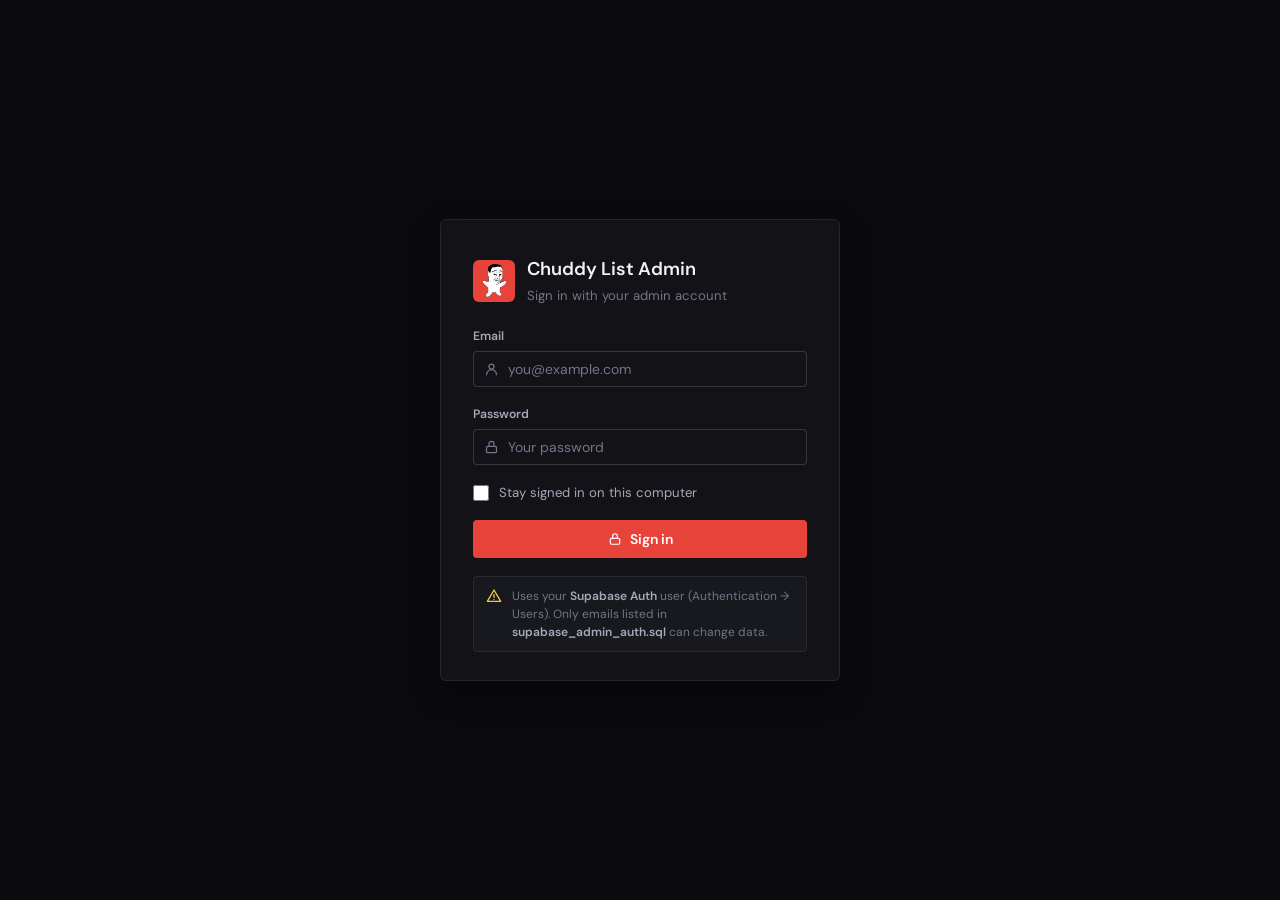
<file: admin.html>
<!doctype html>
<html lang="en">
    <head>
        <meta charset="UTF-8" />
        <meta name="viewport" content="width=device-width, initial-scale=1.0" />
        <meta name="robots" content="noindex, nofollow" />
        <title>Chuddy List — Admin</title>
        <meta name="theme-color" content="#0a0a0d" />
        <link rel="icon" type="image/png" href="assets/list_icon.png" />
        <link rel="preconnect" href="https://fonts.googleapis.com" />
        <link
            href="https://fonts.googleapis.com/css2?family=Bebas+Neue&family=DM+Sans:opsz,wght@9..40,400;9..40,600&family=DM+Mono&display=swap"
            rel="stylesheet"
        />

        <!-- ?v= makes browsers fetch fresh files after an update — change it whenever CSS/JS changes -->
        <link rel="stylesheet" href="css/shared/base.css?v=20261119d" />
        <!-- Same buttons, cards, stat cards and badges as the public site -->
        <link rel="stylesheet" href="css/site/components.css?v=20261119d" />
        <link rel="stylesheet" href="css/site/changelog.css?v=20261119d" />
        <link rel="stylesheet" href="css/admin/layout.css?v=20261119d" />
        <link rel="stylesheet" href="css/admin/components.css?v=20261119d" />
    </head>
    <body>
        <!-- TOAST -->
        <div id="toast" role="status" aria-live="polite"></div>

        <!-- ════════════════════════════════════════════════════
             LOGIN SCREEN
        ═════════════════════════════════════════════════════ -->
        <div id="loginScreen" hidden>
            <form class="card login-box" onsubmit="doLogin(); return false;">
                <div class="login-head">
                    <div class="logo-mark"><img src="assets/list_icon.png" alt="" /></div>
                    <div>
                        <div class="login-title">Chuddy List Admin</div>
                        <div class="login-sub">Sign in with your admin account</div>
                    </div>
                </div>

                <div class="field">
                    <label class="field-label" for="inputEmail">Email</label>
                    <div class="input-wrap">
                        <span data-icon="user"></span>
                        <input class="text-input" id="inputEmail" type="email" placeholder="you@example.com" autocomplete="username" />
                    </div>
                </div>
                <div class="field">
                    <label class="field-label" for="inputPass">Password</label>
                    <div class="input-wrap">
                        <span data-icon="lock"></span>
                        <input class="text-input" id="inputPass" type="password" placeholder="Your password" autocomplete="current-password" />
                    </div>
                </div>
                <label class="checkbox-row">
                    <input type="checkbox" id="inputRemember" />
                    Stay signed in on this computer
                </label>

                <button class="btn btn-primary" id="loginBtn" type="submit"><span data-icon="lock"></span>Sign in</button>
                <div class="login-note">
                    <span data-icon="alert"></span>
                    <span>Uses your <strong>Supabase Auth</strong> user (Authentication → Users). Only emails listed in <strong>supabase_admin_auth.sql</strong> can change data.</span>
                </div>
            </form>
        </div>

        <!-- ════════════════════════════════════════════════════
             ADMIN SCREEN
        ═════════════════════════════════════════════════════ -->
        <div id="adminScreen" hidden>
            <!-- HEADER -->
            <div class="admin-header">
                <div class="admin-logo">
                    <div class="logo-mark"><img src="assets/list_icon.png" alt="" /></div>
                    <span class="logo-wordmark">CHUDDY <em>LIST</em></span>
                    <span class="admin-badge">Admin</span>
                </div>
                <div class="header-right">
                    <div class="conn-pill" title="Connected project">
                        <div class="connection-dot" id="connDot"></div>
                        <span id="connLabel">Disconnected</span>
                    </div>
                    <button class="icon-btn" onclick="loadAll(true)" title="Reload all data" aria-label="Reload all data"><span data-icon="refresh"></span></button>
                    <a class="icon-btn" href="index.html" target="_blank" rel="noopener" title="Open the public site">
                        <span data-icon="external"></span><span class="header-label">View site</span>
                    </a>
                    <button class="icon-btn" onclick="doLogout()" title="Sign out"><span data-icon="log-out"></span><span class="header-label">Sign out</span></button>
                </div>
            </div>

            <div class="admin-body">
                <!-- SIDEBAR -->
                <nav class="admin-nav">
                    <div class="nav-section-label">Overview</div>
                    <button class="admin-nav-btn active" data-panel="dashboard" onclick="showPanel('dashboard')">
                        <span data-icon="grid"></span> Dashboard
                    </button>

                    <div class="nav-section-label">Content</div>
                    <button class="admin-nav-btn" data-panel="demons" onclick="showPanel('demons')">
                        <span data-icon="skull"></span> Demons <span class="nav-count" id="navCountDemons"></span>
                    </button>
                    <button class="admin-nav-btn" data-panel="records" onclick="showPanel('records')">
                        <span data-icon="trophy"></span> Records <span class="nav-count" id="navCountRecords"></span>
                    </button>
                    <button class="admin-nav-btn" data-panel="players" onclick="showPanel('players')">
                        <span data-icon="users"></span> Players <span class="nav-count" id="navCountPlayers"></span>
                    </button>
                    <button class="admin-nav-btn" data-panel="changelog" onclick="showPanel('changelog')">
                        <span data-icon="history"></span> Changelog <span class="nav-count" id="navCountChangelog"></span>
                    </button>
                </nav>

                <!-- MAIN -->
                <main class="admin-main">
                    <!-- ── DASHBOARD ── -->
                    <section class="panel active" id="panel-dashboard">
                        <div class="page-head">
                            <div>
                                <h1 class="page-heading">Dashboard</h1>
                                <p class="page-sub">What's on the list right now</p>
                            </div>
                        </div>
                        <dl class="stats" id="dashStats"></dl>
                        <div class="dash-grid">
                            <div class="card table-card">
                                <div class="card-head">
                                    <div class="section-label"><span data-icon="zap"></span> Recent records</div>
                                    <button class="btn btn-ghost btn-sm" onclick="showPanel('records')">View all</button>
                                </div>
                                <table class="data-table">
                                    <tbody id="recentRecords">
                                        <tr><td class="empty-table">Loading…</td></tr>
                                    </tbody>
                                </table>
                            </div>
                            <div class="card table-card">
                                <div class="card-head">
                                    <div class="section-label"><span data-icon="skull"></span> Unbeaten levels</div>
                                </div>
                                <table class="data-table">
                                    <tbody id="unbeatenLevels">
                                        <tr><td class="empty-table">Loading…</td></tr>
                                    </tbody>
                                </table>
                            </div>
                        </div>
                    </section>

                    <!-- ── DEMONS ── -->
                    <section class="panel" id="panel-demons">
                        <div class="page-head">
                            <div>
                                <h1 class="page-heading">Demons</h1>
                                <p class="page-sub">Use the arrows to move a level one spot — other levels shift automatically</p>
                            </div>
                            <div class="panel-actions">
                                <div class="input-wrap">
                                    <span data-icon="search"></span>
                                    <input class="text-input" id="demonSearch" type="search" placeholder="Search demons" oninput="renderDemons()" />
                                </div>
                                <button class="btn btn-primary" onclick="openDemonModal()"><span data-icon="plus"></span>Add demon</button>
                            </div>
                        </div>
                        <div class="card table-card">
                            <table class="data-table">
                                <thead>
                                    <tr>
                                        <th style="width: 60px">Rank</th>
                                        <th>Level</th>
                                        <th>Video</th>
                                        <th class="num">Records</th>
                                        <th class="num">Actions</th>
                                    </tr>
                                </thead>
                                <tbody id="demonTableBody">
                                    <tr><td colspan="5" class="empty-table">Loading…</td></tr>
                                </tbody>
                            </table>
                        </div>
                    </section>

                    <!-- ── RECORDS ── -->
                    <section class="panel" id="panel-records">
                        <div class="page-head">
                            <div>
                                <h1 class="page-heading">Records</h1>
                                <p class="page-sub">Click a column header to sort</p>
                            </div>
                            <div class="panel-actions">
                                <button class="btn btn-primary" onclick="openRecordModal()"><span data-icon="plus"></span>Add record</button>
                            </div>
                        </div>

                        <div class="card" style="margin-bottom: 1rem">
                            <div class="filter-row">
                                <select class="text-input" id="filterDemon" onchange="renderRecords()" aria-label="Filter by demon">
                                    <option value="">All demons</option>
                                </select>
                                <select class="text-input" id="filterPlayer" onchange="renderRecords()" aria-label="Filter by player">
                                    <option value="">All players</option>
                                </select>
                                <select class="text-input" id="filterStatus" onchange="renderRecords()" aria-label="Filter by status">
                                    <option value="">All records</option>
                                    <option value="full">Completions (100%)</option>
                                    <option value="partial">Progress (under 100%)</option>
                                </select>
                            </div>
                        </div>

                        <div class="card table-card">
                            <table class="data-table">
                                <thead>
                                    <tr>
                                        <th class="sortable" onclick="sortRecords('player')">Player<span class="sort-arrow" id="sort-player"></span></th>
                                        <th class="sortable" onclick="sortRecords('rank')">Level<span class="sort-arrow" id="sort-rank"></span></th>
                                        <th class="sortable" onclick="sortRecords('pct')">Progress<span class="sort-arrow" id="sort-pct"></span></th>
                                        <th class="sortable num" onclick="sortRecords('attempts')">Attempts<span class="sort-arrow" id="sort-attempts"></span></th>
                                        <th class="sortable" onclick="sortRecords('date')">Date<span class="sort-arrow" id="sort-date"></span></th>
                                        <th class="num">Actions</th>
                                    </tr>
                                </thead>
                                <tbody id="recordTableBody">
                                    <tr><td colspan="6" class="empty-table">Loading…</td></tr>
                                </tbody>
                            </table>
                        </div>
                    </section>

                    <!-- ── PLAYERS ── -->
                    <section class="panel" id="panel-players">
                        <div class="page-head">
                            <div>
                                <h1 class="page-heading">Players</h1>
                                <p class="page-sub">Deleting a player also removes their records</p>
                            </div>
                            <div class="panel-actions">
                                <div class="input-wrap">
                                    <span data-icon="search"></span>
                                    <input class="text-input" id="playerSearch" type="search" placeholder="Search players" oninput="renderPlayers()" />
                                </div>
                                <button class="btn btn-primary" onclick="openPlayerModal()"><span data-icon="plus"></span>Add player</button>
                            </div>
                        </div>
                        <div class="card table-card">
                            <table class="data-table">
                                <thead>
                                    <tr>
                                        <th>Player</th>
                                        <th class="num">Records</th>
                                        <th class="num">Completions</th>
                                        <th class="num">Actions</th>
                                    </tr>
                                </thead>
                                <tbody id="playerTableBody">
                                    <tr><td colspan="4" class="empty-table">Loading…</td></tr>
                                </tbody>
                            </table>
                        </div>
                    </section>

                    <!-- ── CHANGELOG ── -->
                    <section class="panel" id="panel-changelog">
                        <!-- list of entries -->
                        <div id="clListView">
                            <div class="page-head">
                                <div>
                                    <h1>Changelog</h1>
                                    <p class="page-sub">Entries show on the site's Changelog tab, newest first</p>
                                </div>
                                <button class="btn btn-primary" onclick="openChangelogEditor()"><span data-icon="plus"></span>New entry</button>
                            </div>
                            <div class="card table-card">
                                <table class="data-table">
                                    <thead>
                                        <tr>
                                            <th style="width: 130px">Date</th>
                                            <th>Title</th>
                                            <th>Tag</th>
                                            <th class="num">Actions</th>
                                        </tr>
                                    </thead>
                                    <tbody id="changelogTableBody">
                                        <tr><td colspan="4" class="empty-table">Loading…</td></tr>
                                    </tbody>
                                </table>
                            </div>
                        </div>

                        <!-- editor -->
                        <form id="clEditorView" hidden onsubmit="saveChangelog(); return false;">
                            <div class="page-head">
                                <div>
                                    <h1 id="clEditorTitle">New entry</h1>
                                    <p class="page-sub">Write on the left, see exactly how it will look on the right</p>
                                </div>
                                <div class="panel-actions">
                                    <button class="btn btn-ghost" type="button" onclick="closeChangelogEditor()">Cancel</button>
                                    <button class="btn btn-primary" type="submit"><span data-icon="save"></span>Save entry</button>
                                </div>
                            </div>
                            <input type="hidden" id="clId" />
                            <div class="cl-fields">
                                <div class="field">
                                    <label class="field-label" for="clTitle">Title</label>
                                    <input class="text-input" id="clTitle" type="text" placeholder="List re-rank" oninput="updateChangelogPreview()" />
                                </div>
                                <div class="field">
                                    <label class="field-label" for="clDate">Date</label>
                                    <input class="text-input" id="clDate" type="date" oninput="updateChangelogPreview()" />
                                </div>
                                <div class="field">
                                    <label class="field-label" for="clTag">Tag <span class="label-hint">(optional)</span></label>
                                    <input class="text-input" id="clTag" type="text" list="clTagOptions" placeholder="Placements" oninput="updateChangelogPreview()" />
                                    <datalist id="clTagOptions"></datalist>
                                </div>
                            </div>

                            <div class="cl-editor">
                                <div class="cl-write">
                                    <div class="cl-toolbar" role="toolbar" aria-label="Formatting">
                                        <button class="icon-btn sm" type="button" onclick="clBold()" title="Bold (Ctrl+B)"><b>B</b></button>
                                        <button class="icon-btn sm" type="button" onclick="clLinePrefix('## ')" title="Section label">Label</button>
                                        <button class="icon-btn sm" type="button" onclick="clLinePrefix('- ')" title="Bullet point"><span data-icon="list"></span>List</button>
                                        <span class="action-sep"></span>
                                        <button class="icon-btn sm" type="button" onclick="openPicker('link')" title="Link to a level page (Ctrl+K)"><span data-icon="external"></span>Level</button>
                                        <button class="icon-btn sm" type="button" onclick="openPicker('player')" title="Link to a player's profile"><span data-icon="user"></span>Player</button>
                                        <span class="action-sep"></span>
                                        <button class="icon-btn sm" type="button" onclick="openPicker('up')" title="Climb row: a level that moved up"><span data-icon="arrow-up"></span>Climb</button>
                                        <button class="icon-btn sm" type="button" onclick="openPicker('down')" title="Drop row: a level that moved down"><span data-icon="arrow-down"></span>Drop</button>
                                        <button class="icon-btn sm" type="button" onclick="openPicker('new')" title="A newly placed level"><span data-icon="plus"></span>New</button>
                                        <button class="icon-btn sm" type="button" onclick="openPicker('swap')" title="Two levels that swapped places (do the swap on the list first)"><span data-icon="shuffle"></span>Swap</button>
                                        <button class="icon-btn sm" type="button" onclick="openPicker('first')" title="Announce a level's first victor (taken from the records)"><span data-icon="crown"></span>First victor</button>
                                    </div>
                                    <div class="cl-picker" id="clPicker" hidden>
                                        <input class="text-input" id="clPickerSearch" type="search" placeholder="Search a level…" autocomplete="off" oninput="renderPicker()" onkeydown="pickerKey(event)" />
                                        <div class="cl-picker-list" id="clPickerList"></div>
                                    </div>
                                    <textarea class="text-input cl-text" id="clBody" oninput="updateChangelogPreview()" onkeydown="changelogShortcut(event)"></textarea>
                                    <div class="field-hint cl-cheatsheet">
                                        <code>**bold**</code> · <code>[[Level]]</code> link · <code>## Label</code> · <code>- bullet</code> ·
                                        <code>[[@Player]]</code> player · <code>+12 [[Level]] #5</code> climb · <code>-3 [[Level]] #40</code> drop ·
                                        <code>new [[Level]] #12</code> new level · empty line = new paragraph
                                    </div>
                                </div>
                                <div class="cl-preview">
                                    <div class="field-label">Preview</div>
                                    <div id="clPreview"></div>
                                    <div class="field-hint" id="clWarnings"></div>
                                </div>
                            </div>
                        </form>
                    </section>
                </main>
            </div>
        </div>

        <!-- ════════════════════════════════════════════════════
             MODALS  (each is a <form>, so Enter saves)
        ═════════════════════════════════════════════════════ -->

        <!-- Add/Edit Demon -->
        <div class="modal-overlay" id="demonModal">
            <div class="modal" role="dialog" aria-modal="true" aria-labelledby="demonModalTitle">
                <div class="modal-header">
                    <div class="modal-title"><span class="modal-title-icon"><span data-icon="skull"></span></span><span id="demonModalTitle">Add demon</span></div>
                    <button class="icon-btn sm" type="button" onclick="closeModal('demonModal')" aria-label="Close"><span data-icon="x"></span></button>
                </div>
                <form onsubmit="saveDemon(); return false;">
                    <div class="modal-form">
                        <input type="hidden" id="demonId" />
                        <div class="form-grid">
                            <div class="field">
                                <label class="field-label" for="demonName">Level name</label>
                                <input class="text-input" id="demonName" type="text" placeholder="Sakupen Hell" />
                            </div>
                            <div class="field">
                                <label class="field-label" for="demonCreator">Creator</label>
                                <input class="text-input" id="demonCreator" type="text" placeholder="NoctaFly" />
                            </div>
                            <div class="field">
                                <label class="field-label" for="demonRank">Rank</label>
                                <input class="text-input" id="demonRank" type="number" min="1" placeholder="1" />
                                <div class="field-hint" id="demonRankHint"></div>
                            </div>
                            <div class="field">
                                <label class="field-label" for="demonVideo">YouTube link or ID <span class="label-hint">(optional)</span></label>
                                <input
                                    class="text-input"
                                    id="demonVideo"
                                    type="text"
                                    placeholder="https://youtu.be/xCjm6Guo5DY"
                                    oninput="previewVideoId('demonVideo', 'demonVideoPreview')"
                                />
                                <div class="field-hint" id="demonVideoPreview"></div>
                            </div>
                            <div class="field">
                                <label class="field-label" for="demonType">Type</label>
                                <select class="text-input" id="demonType">
                                    <option value="demon">Demon</option>
                                    <option value="challenge">Challenge</option>
                                </select>
                            </div>
                            <div class="field">
                                <label class="field-label" for="demonLevelId">Level ID <span class="label-hint">(optional)</span></label>
                                <input class="text-input" id="demonLevelId" type="number" min="1" step="1" placeholder="69685815" />
                            </div>
                        </div>
                    </div>
                    <div class="modal-footer">
                        <button class="btn btn-ghost" type="button" onclick="closeModal('demonModal')">Cancel</button>
                        <button class="btn btn-primary" type="submit"><span data-icon="save"></span>Save demon</button>
                    </div>
                </form>
            </div>
        </div>

        <!-- Add/Edit Record -->
        <div class="modal-overlay" id="recordModal">
            <div class="modal" role="dialog" aria-modal="true" aria-labelledby="recordModalTitle">
                <div class="modal-header">
                    <div class="modal-title"><span class="modal-title-icon"><span data-icon="trophy"></span></span><span id="recordModalTitle">Add record</span></div>
                    <button class="icon-btn sm" type="button" onclick="closeModal('recordModal')" aria-label="Close"><span data-icon="x"></span></button>
                </div>
                <form onsubmit="saveRecord(); return false;">
                    <div class="modal-form">
                        <input type="hidden" id="recordId" />
                        <div class="field">
                            <label class="field-label" for="recordDemon">Demon</label>
                            <select class="text-input" id="recordDemon" onchange="checkExistingRecord()"></select>
                        </div>
                        <div class="field">
                            <label class="field-label" for="recordPlayer">Player</label>
                            <select class="text-input" id="recordPlayer" onchange="checkExistingRecord()"></select>
                            <div class="field-hint" id="recordExistingHint"></div>
                        </div>
                        <div class="form-grid">
                            <div class="field">
                                <label class="field-label" for="recordPct">Progress (1–100%)</label>
                                <input class="text-input" id="recordPct" type="number" min="1" max="100" placeholder="100" />
                            </div>
                            <div class="field">
                                <label class="field-label" for="recordAttempts">Attempts <span class="label-hint">(optional)</span></label>
                                <input class="text-input" id="recordAttempts" type="number" min="1" placeholder="e.g. 4200" />
                            </div>
                        </div>
                        <div class="field">
                            <label class="field-label" for="recordDate">Completion date</label>
                            <div class="input-wrap">
                                <span data-icon="calendar"></span>
                                <input class="text-input" id="recordDate" type="date" />
                            </div>
                            <div class="field-hint">When the level was beaten. The earliest 100% date decides the first victor.</div>
                        </div>
                        <div class="field">
                            <label class="checkbox-row">
                                <input type="checkbox" id="recordVerifier" />
                                Verifier — this player verified the level
                            </label>
                            <div class="field-hint">Shown as "Verifier" in its own section, instead of a first victor.</div>
                        </div>
                        <div class="field">
                            <label class="field-label" for="recordVideo">Completion video <span class="label-hint">(optional)</span></label>
                            <input
                                class="text-input"
                                id="recordVideo"
                                type="text"
                                placeholder="https://youtu.be/… or leave blank"
                                oninput="previewVideoId('recordVideo', 'recordVideoPreview')"
                            />
                            <div class="field-hint" id="recordVideoPreview"></div>
                            <div class="field-hint">If left blank, the site uses the demon's verification video.</div>
                        </div>
                    </div>
                    <div class="modal-footer">
                        <button class="btn btn-ghost" type="button" onclick="closeModal('recordModal')">Cancel</button>
                        <button class="btn btn-primary" type="submit"><span data-icon="save"></span>Save record</button>
                    </div>
                </form>
            </div>
        </div>

        <!-- Add/Edit Player -->
        <div class="modal-overlay" id="playerModal">
            <div class="modal sm" role="dialog" aria-modal="true" aria-labelledby="playerModalTitle">
                <div class="modal-header">
                    <div class="modal-title"><span class="modal-title-icon"><span data-icon="user"></span></span><span id="playerModalTitle">Add player</span></div>
                    <button class="icon-btn sm" type="button" onclick="closeModal('playerModal')" aria-label="Close"><span data-icon="x"></span></button>
                </div>
                <form onsubmit="savePlayer(); return false;">
                    <div class="modal-form">
                        <input type="hidden" id="playerId" />
                        <div class="field">
                            <label class="field-label" for="playerName">Player name</label>
                            <input class="text-input" id="playerName" type="text" placeholder="Sunix" />
                        </div>
                        <div class="field">
                            <label class="field-label" for="playerCountry">Country</label>
                            <div class="country-wrap">
                                <span class="country-flag" id="playerCountryFlag"></span>
                                <select class="text-input" id="playerCountry" onchange="previewCountry()"></select>
                            </div>
                        </div>
                    </div>
                    <div class="modal-footer">
                        <button class="btn btn-ghost" type="button" onclick="closeModal('playerModal')">Cancel</button>
                        <button class="btn btn-primary" type="submit"><span data-icon="save"></span>Save player</button>
                    </div>
                </form>
            </div>
        </div>

        <!-- Confirm dialog (replaces the browser's confirm()) -->
        <div class="modal-overlay" id="confirmModal">
            <div class="modal sm" role="alertdialog" aria-modal="true" aria-labelledby="confirmTitle">
                <div class="confirm-body">
                    <div class="confirm-icon"><span data-icon="trash"></span></div>
                    <div>
                        <div class="confirm-title" id="confirmTitle"></div>
                        <div class="confirm-text" id="confirmText"></div>
                    </div>
                </div>
                <div class="modal-footer">
                    <button class="btn btn-ghost" type="button" id="confirmCancel">Cancel</button>
                    <button class="btn btn-danger" type="button" id="confirmOk">Delete</button>
                </div>
            </div>
        </div>

        <!-- Scripts are plain (non-module) so this page works straight from file:// -->
        <script src="js/shared/utils.js?v=20261119d"></script>
        <script src="js/shared/icons.js?v=20261119d"></script>
        <script src="js/shared/changelog-markup.js?v=20261119d"></script>
        <script>hydrateIcons();</script>
        <script src="js/site/config.js?v=20261119d"></script>
        <script src="js/admin/api.js?v=20261119d"></script>
        <script src="js/admin/ui.js?v=20261119d"></script>
        <script src="js/admin/data.js?v=20261119d"></script>
        <script src="js/admin/dashboard.js?v=20261119d"></script>
        <script src="js/admin/demons.js?v=20261119d"></script>
        <script src="js/admin/records.js?v=20261119d"></script>
        <script src="js/admin/players.js?v=20261119d"></script>
        <script src="js/admin/changelog.js?v=20261119d"></script>
        <script src="js/admin/auth.js?v=20261119d"></script>
    </body>
</html>
</file>
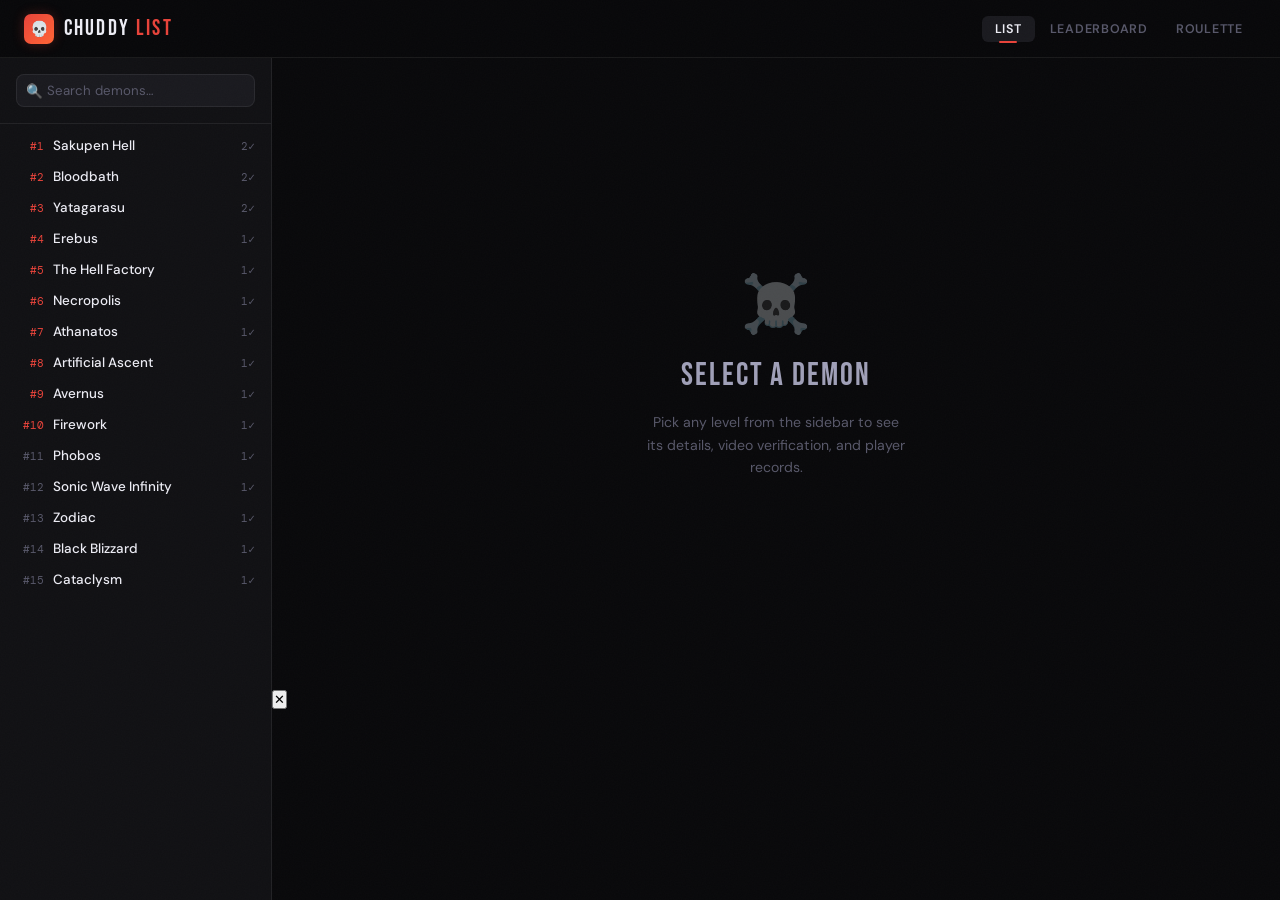
<file: index pfp thing.html>
<!DOCTYPE html>
<html lang="en">
<head>
<meta charset="UTF-8">
<meta name="viewport" content="width=device-width, initial-scale=1.0">
<title>Chuddy List</title>
<link rel="preconnect" href="https://fonts.googleapis.com">
<link href="https://fonts.googleapis.com/css2?family=Bebas+Neue&family=DM+Sans:ital,wght@0,300;0,400;0,500;0,600;1,400&family=DM+Mono:wght@400;500&display=swap" rel="stylesheet">
<style>
  :root {
    --bg:           #09090b;
    --surface:      #111114;
    --surface2:     #1a1a1f;
    --surface3:     #222228;
    --border:       rgba(255,255,255,0.07);
    --border-hover: rgba(255,255,255,0.14);
    --accent:       #e8433a;
    --accent2:      #ff6535;
    --accent-glow:  rgba(232,67,58,0.25);
    --text:         #ececf4;
    --text-dim:     #a0a0b8;
    --text-muted:   #58586a;
    --gold:         #f5c842;
    --silver:       #b8c4d4;
    --bronze:       #d4885a;
    --green:        #4ade80;
  }

  *, *::before, *::after { margin:0; padding:0; box-sizing:border-box; }

  html { scroll-behavior: smooth; }

  body {
    background: var(--bg);
    color: var(--text);
    font-family: 'DM Sans', sans-serif;
    min-height: 100vh;
    overflow-x: hidden;
  }

  /* Subtle noise texture */
  body::after {
    content: '';
    position: fixed; inset: 0;
    background-image: url("data:image/svg+xml,%3Csvg xmlns='http://www.w3.org/2000/svg' width='300' height='300'%3E%3Cfilter id='n'%3E%3CfeTurbulence type='fractalNoise' baseFrequency='0.75' numOctaves='4' stitchTiles='stitch'/%3E%3C/filter%3E%3Crect width='300' height='300' filter='url(%23n)' opacity='1'/%3E%3C/svg%3E");
    opacity: 0.022;
    pointer-events: none;
    z-index: 9998;
  }

  /* ── HEADER ─────────────────────────────────────── */
  header {
    position: sticky; top: 0; z-index: 200;
    height: 58px;
    display: flex; align-items: center; justify-content: space-between;
    padding: 0 1.5rem;
    background: rgba(9,9,11,0.8);
    backdrop-filter: blur(24px) saturate(1.4);
    border-bottom: 1px solid var(--border);
  }

  .logo {
    display: flex; align-items: center; gap: 10px;
    text-decoration: none; cursor: pointer;
  }

  .logo-mark {
    width: 30px; height: 30px;
    background: linear-gradient(135deg, var(--accent) 0%, var(--accent2) 100%);
    border-radius: 7px;
    display: flex; align-items: center; justify-content: center;
    font-size: 15px; flex-shrink: 0;
    box-shadow: 0 0 12px var(--accent-glow);
  }

  .logo-wordmark {
    font-family: 'Bebas Neue', sans-serif;
    font-size: 1.35rem;
    letter-spacing: 0.1em;
    color: var(--text);
  }
  .logo-wordmark em { color: var(--accent); font-style: normal; }

  nav { display: flex; gap: 2px; }

  .nav-btn {
    background: none; border: none;
    color: var(--text-muted);
    font-family: 'DM Sans', sans-serif;
    font-size: 0.78rem; font-weight: 600;
    letter-spacing: 0.06em; text-transform: uppercase;
    padding: 5px 13px; border-radius: 6px;
    cursor: pointer; transition: color 0.15s, background 0.15s;
    position: relative;
  }
  .nav-btn:hover { color: var(--text-dim); background: var(--border); }
  .nav-btn.active {
    color: var(--text);
    background: var(--surface2);
  }
  .nav-btn.active::after {
    content: '';
    position: absolute; bottom: -1px; left: 50%; transform: translateX(-50%);
    width: 18px; height: 2px;
    background: var(--accent); border-radius: 99px;
  }

  /* ── LAYOUT ─────────────────────────────────────── */
  .app-body {
    display: grid;
    grid-template-columns: 272px 1fr;
    height: calc(100vh - 58px);
  }

  /* ── SIDEBAR ────────────────────────────────────── */
  .sidebar {
    border-right: 1px solid var(--border);
    background: var(--surface);
    display: flex; flex-direction: column;
    overflow: hidden;
  }

  .sidebar-top {
    padding: 1rem;
    border-bottom: 1px solid var(--border);
    flex-shrink: 0;
  }

  .search-wrap {
    position: relative;
  }
  .search-icon {
    position: absolute; left: 10px; top: 50%; transform: translateY(-50%);
    color: var(--text-muted); font-size: 0.85rem; pointer-events: none;
  }
  .sidebar-search {
    width: 100%;
    background: var(--surface2);
    border: 1px solid var(--border);
    border-radius: 8px;
    padding: 7px 10px 7px 30px;
    color: var(--text);
    font-family: 'DM Sans', sans-serif;
    font-size: 0.83rem;
    outline: none;
    transition: border-color 0.15s;
  }
  .sidebar-search:focus { border-color: var(--border-hover); }
  .sidebar-search::placeholder { color: var(--text-muted); }

  .demon-list-wrap { overflow-y: auto; flex: 1; }

  .demon-list { list-style: none; padding: 6px 0; }

  .demon-item {
    display: flex; align-items: center; gap: 9px;
    padding: 7px 1rem;
    cursor: pointer;
    border-left: 2px solid transparent;
    transition: background 0.1s, border-color 0.1s;
  }
  .demon-item:hover { background: var(--surface2); }
  .demon-item.active {
    background: var(--surface2);
    border-left-color: var(--accent);
  }

  .d-rank {
    font-family: 'DM Mono', monospace;
    font-size: 0.7rem;
    color: var(--text-muted);
    width: 26px; text-align: right; flex-shrink: 0;
  }
  .demon-item:nth-child(1)  .d-rank { color: var(--gold); }
  .demon-item:nth-child(2)  .d-rank { color: var(--silver); }
  .demon-item:nth-child(3)  .d-rank { color: var(--bronze); }
  .demon-item:nth-child(-n+10) .d-rank { color: var(--accent); }
  .demon-item:nth-child(1)  .d-rank,
  .demon-item:nth-child(2)  .d-rank,
  .demon-item:nth-child(3)  .d-rank { /* override back to medal colors */ }

  .d-name {
    font-size: 0.84rem; font-weight: 500;
    flex: 1; white-space: nowrap;
    overflow: hidden; text-overflow: ellipsis;
  }

  .d-completions {
    font-size: 0.7rem;
    color: var(--text-muted);
    font-family: 'DM Mono', monospace;
    flex-shrink: 0;
  }

  /* ── MAIN ───────────────────────────────────────── */
  .main-area { overflow-y: auto; }

  /* ── EMPTY STATE ────────────────────────────────── */
  .empty-state {
    display: flex; flex-direction: column;
    align-items: center; justify-content: center;
    min-height: 70vh; gap: 1rem;
    text-align: center; padding: 2rem;
    animation: fadeUp 0.3s ease;
  }
  .empty-icon { font-size: 3.5rem; opacity: 0.3; }
  .empty-title {
    font-family: 'Bebas Neue', sans-serif;
    font-size: 2rem; letter-spacing: 0.06em;
    color: var(--text-dim);
  }
  .empty-sub { font-size: 0.88rem; color: var(--text-muted); max-width: 260px; line-height: 1.6; }

  /* ── DEMON DETAIL ───────────────────────────────── */
  .demon-detail { animation: fadeUp 0.22s ease; }

  @keyframes fadeUp {
    from { opacity:0; transform: translateY(10px); }
    to   { opacity:1; transform: translateY(0); }
  }

  /* Hero */
  .hero {
    height: 280px; position: relative; overflow: hidden;
    background: var(--surface);
  }
  .hero-bg {
    position: absolute; inset: 0;
    background-size: cover; background-position: center;
    filter: brightness(0.3) saturate(1.3);
    transform: scale(1.06);
    transition: transform 10s ease;
  }
  .hero:hover .hero-bg { transform: scale(1.12); }
  .hero-vignette {
    position: absolute; inset: 0;
    background: linear-gradient(to top, var(--bg) 0%, rgba(9,9,11,0.4) 55%, transparent 100%);
  }
  .hero-side-vignette {
    position: absolute; inset: 0;
    background: linear-gradient(to right, rgba(9,9,11,0.5) 0%, transparent 40%);
  }
  .hero-rank-watermark {
    position: absolute; top: 0.8rem; right: 1.5rem;
    font-family: 'Bebas Neue', sans-serif;
    font-size: 7rem; line-height: 1;
    color: rgba(255,255,255,0.04);
    letter-spacing: -0.02em;
    user-select: none; pointer-events: none;
  }
  .hero-content {
    position: absolute; bottom: 0; left: 0; right: 0;
    padding: 1.8rem 2rem;
    display: flex; align-items: flex-end; justify-content: space-between; gap: 1rem;
  }
  .hero-title {
    font-family: 'Bebas Neue', sans-serif;
    font-size: 3rem; letter-spacing: 0.02em; line-height: 1;
    text-shadow: 0 2px 24px rgba(0,0,0,0.9);
  }
  .hero-chips {
    display: flex; flex-wrap: wrap; gap: 6px; margin-top: 6px; align-items: center;
  }
  .chip {
    font-size: 0.7rem; font-weight: 600;
    letter-spacing: 0.06em; text-transform: uppercase;
    padding: 3px 8px; border-radius: 4px;
  }
  .chip-rank  { background: rgba(245,200,66,0.12); color: var(--gold); }
  .chip-creator { background: rgba(232,67,58,0.12); color: #ff7a72; }
  .chip-count { background: rgba(255,255,255,0.07); color: var(--text-dim); }

  .watch-btn {
    flex-shrink: 0;
    display: flex; align-items: center; gap: 7px;
    background: var(--accent);
    color: #fff; font-family: 'DM Sans', sans-serif;
    font-size: 0.82rem; font-weight: 600;
    padding: 9px 18px; border-radius: 8px;
    text-decoration: none; border: none; cursor: pointer;
    transition: background 0.15s, transform 0.1s, box-shadow 0.2s;
    box-shadow: 0 2px 12px var(--accent-glow);
    white-space: nowrap;
  }
  .watch-btn:hover {
    background: var(--accent2);
    transform: translateY(-1px);
    box-shadow: 0 4px 20px var(--accent-glow);
  }

  /* Detail body */
  .detail-body {
    padding: 2rem;
    display: grid;
    grid-template-columns: 1fr 320px;
    gap: 2rem;
    align-items: start;
  }

  .section-label {
    font-family: 'Bebas Neue', sans-serif;
    font-size: 1rem; letter-spacing: 0.12em;
    color: var(--text-muted);
    border-bottom: 1px solid var(--border);
    padding-bottom: 8px; margin-bottom: 14px;
  }

  /* Video */
  .video-container {
    border-radius: 12px; overflow: hidden;
    aspect-ratio: 16/9;
    border: 1px solid var(--border);
    background: #000;
  }
  .video-container iframe {
    width: 100%; height: 100%;
    display: block; border: none;
  }

  /* Records */
  .records-col { display: flex; flex-direction: column; }

  .records-list { display: flex; flex-direction: column; gap: 3px; }

  .record-row {
    display: flex; align-items: center; justify-content: space-between;
    padding: 8px 11px;
    background: var(--surface);
    border: 1px solid var(--border);
    border-radius: 7px;
    transition: border-color 0.12s, background 0.12s;
  }
  .record-row:hover { border-color: var(--border-hover); background: var(--surface2); }

  .record-left { display: flex; align-items: center; gap: 8px; }
  .rec-flag { font-size: 1rem; }
  .rec-player { font-size: 0.84rem; font-weight: 500; }

  .rec-pct {
    font-family: 'DM Mono', monospace;
    font-size: 0.78rem; font-weight: 500;
    color: var(--accent);
  }
  .rec-pct.full { color: var(--green); }

  .no-records {
    text-align: center; padding: 2rem 1rem;
    color: var(--text-muted); font-size: 0.85rem;
    background: var(--surface);
    border: 1px dashed var(--border);
    border-radius: 8px;
  }

  /* ── LEADERBOARD VIEW ───────────────────────────── */
  .lb-view {
    display: none;
    padding: 2.5rem 2.5rem;
    animation: fadeUp 0.22s ease;
  }
  .roulette-view {
    display: none; padding: 2.5rem 2rem;
    animation: fadeUp 0.22s ease;
    max-width: 860px;
  }
  .lb-view.visible, .roulette-view.visible { display: block; }

  .lb-inner {
    display: grid;
    grid-template-columns: 1fr 340px;
    gap: 2rem;
    align-items: start;
  }

  .lb-header-row {
    grid-column: 1 / -1;
    display: flex; align-items: flex-end; justify-content: space-between;
    margin-bottom: 0.5rem;
  }

  .page-heading {
    font-family: 'Bebas Neue', sans-serif;
    font-size: 2.8rem; letter-spacing: 0.05em;
    margin-bottom: 0.3rem;
  }
  .page-heading span { color: var(--accent); }
  .page-sub { font-size: 0.85rem; color: var(--text-muted); margin-bottom: 0; }

  .stats-row {
    display: grid;
    grid-template-columns: 1fr 1fr 1fr;
    gap: 12px;
    margin-bottom: 1.5rem;
  }
  .stat-card {
    background: var(--surface);
    border: 1px solid var(--border);
    border-radius: 10px;
    padding: 18px 20px;
  }
  .stat-val {
    font-family: 'Bebas Neue', sans-serif;
    font-size: 2rem; color: var(--accent); line-height: 1;
  }
  .stat-lbl {
    font-size: 0.68rem; font-weight: 600;
    letter-spacing: 0.08em; text-transform: uppercase;
    color: var(--text-muted); margin-top: 2px;
  }

  .lb-table { width: 100%; border-collapse: collapse; }
  .lb-table th {
    text-align: left;
    padding: 10px 14px;
    font-size: 0.68rem; font-weight: 700;
    letter-spacing: 0.1em; text-transform: uppercase;
    color: var(--text-muted);
    border-bottom: 1px solid var(--border);
  }
  .lb-table td {
    padding: 10px 14px; font-size: 0.88rem;
    border-bottom: 1px solid var(--border);
  }
  .lb-table tbody tr { transition: background 0.1s; }
  .lb-table tbody tr:hover td { background: var(--surface2); }

  .lb-num {
    font-family: 'DM Mono', monospace;
    font-size: 0.78rem; color: var(--text-muted);
  }
  .lb-num.gold   { color: var(--gold);   font-weight: 600; }
  .lb-num.silver { color: var(--silver); font-weight: 600; }
  .lb-num.bronze { color: var(--bronze); font-weight: 600; }

  .lb-player { display: flex; align-items: center; gap: 8px; font-weight: 500; }
  .lb-pts {
    font-family: 'DM Mono', monospace;
    font-size: 0.85rem; color: var(--accent);
  }
  .lb-comps { font-size: 0.8rem; color: var(--text-muted); }

  /* ── ROULETTE ───────────────────────────────────── */
  .roulette-wrap { max-width: 540px; margin: 0 auto; text-align: center; }

  .roulette-card {
    background: var(--surface);
    border: 1px solid var(--border);
    border-radius: 16px;
    padding: 3rem 2rem 2.5rem;
    margin: 2rem 0 1.5rem;
    position: relative; overflow: hidden;
    min-height: 220px;
    display: flex; flex-direction: column;
    align-items: center; justify-content: center; gap: 10px;
  }
  .roulette-card::before {
    content: '';
    position: absolute; inset: 0;
    background: radial-gradient(ellipse at 50% 100%, rgba(232,67,58,0.08) 0%, transparent 65%);
    pointer-events: none;
  }

  .roulette-num {
    font-family: 'Bebas Neue', sans-serif;
    font-size: 5.5rem; line-height: 1;
    color: var(--accent);
    transition: all 0.18s ease;
  }
  .roulette-name {
    font-family: 'Bebas Neue', sans-serif;
    font-size: 2.2rem; letter-spacing: 0.04em;
    line-height: 1.1;
    transition: all 0.18s ease;
  }
  .roulette-by {
    font-size: 0.85rem; color: var(--text-muted);
    transition: all 0.18s ease;
  }

  @keyframes popIn {
    0%  { transform: scale(0.9); opacity: 0.4; }
    60% { transform: scale(1.04); }
    100%{ transform: scale(1); opacity: 1; }
  }
  .pop { animation: popIn 0.28s cubic-bezier(.34,1.56,.64,1) forwards; }

  .spin-btn {
    background: linear-gradient(135deg, var(--accent), var(--accent2));
    border: none; color: #fff;
    font-family: 'Bebas Neue', sans-serif;
    font-size: 1.4rem; letter-spacing: 0.1em;
    padding: 14px 44px; border-radius: 10px;
    cursor: pointer;
    box-shadow: 0 4px 22px var(--accent-glow);
    transition: transform 0.12s, box-shadow 0.2s;
  }
  .spin-btn:hover { transform: translateY(-2px); box-shadow: 0 8px 30px var(--accent-glow); }
  .spin-btn:active { transform: scale(0.97); }

  .spin-hint { font-size: 0.78rem; color: var(--text-muted); margin-top: 10px; }

  /* ── LOADING / STATUS ───────────────────────────── */
  .status-bar {
    display: none;
    position: fixed; bottom: 1.2rem; left: 50%; transform: translateX(-50%);
    background: var(--surface3); border: 1px solid var(--border-hover);
    border-radius: 8px; padding: 8px 16px;
    font-size: 0.8rem; color: var(--text-dim);
    z-index: 999; gap: 8px; align-items: center;
    box-shadow: 0 4px 20px rgba(0,0,0,0.5);
  }
  .status-bar.show { display: flex; }
  .status-dot { width: 6px; height: 6px; border-radius: 50%; background: var(--accent); }
  .status-dot.live { animation: pulse 1.5s ease infinite; }
  @keyframes pulse { 0%,100%{opacity:1;} 50%{opacity:0.3;} }

  /* ── SCROLLBAR ──────────────────────────────────── */
  ::-webkit-scrollbar { width: 4px; }
  ::-webkit-scrollbar-track { background: transparent; }
  ::-webkit-scrollbar-thumb { background: var(--border-hover); border-radius: 99px; }

  /* ── RESPONSIVE ─────────────────────────────────── */
  @media (max-width: 860px) {
    .detail-body { grid-template-columns: 1fr; }
  }
  @media (max-width: 680px) {
    .app-body { grid-template-columns: 1fr; }
    .sidebar {
      position: fixed; left: -280px; top: 58px;
      width: 272px; height: calc(100vh - 58px);
      z-index: 100; transition: left 0.25s ease;
    }
    .sidebar.open { left: 0; box-shadow: 8px 0 40px rgba(0,0,0,0.6); }
    .mob-toggle { display: flex !important; }
  }
  .mob-toggle {
    display: none;
    background: none; border: 1px solid var(--border);
    color: var(--text-dim); padding: 5px 9px;
    border-radius: 6px; cursor: pointer; font-size: 1rem;
  }
</style>
</head>
<body>

<!-- STATUS BAR -->
<div class="status-bar" id="statusBar">
  <div class="status-dot live" id="statusDot"></div>
  <span id="statusMsg">Connecting to Supabase…</span>
</div>

<!-- HEADER -->
<header>
  <div class="logo">
    <div class="logo-mark">💀</div>
    <span class="logo-wordmark">CHUDDY <em>LIST</em></span>
  </div>
  <nav>
    <button class="nav-btn active" onclick="setTab('list')">List</button>
    <button class="nav-btn" onclick="setTab('leaderboard')">Leaderboard</button>
    <button class="nav-btn" onclick="setTab('roulette')">Roulette</button>
  </nav>
  <button class="mob-toggle" onclick="document.getElementById('sidebar').classList.toggle('open')">☰</button>
</header>

<!-- BODY -->
<div class="app-body">

  <!-- SIDEBAR -->
  <aside class="sidebar" id="sidebar">
    <div class="sidebar-top">
      <div class="search-wrap">
        <span class="search-icon">🔍</span>
        <input class="sidebar-search" id="searchInput" type="text"
          placeholder="Search demons…" oninput="filterList(this.value)">
      </div>
    </div>
    <div class="demon-list-wrap">
      <ul class="demon-list" id="demonList"></ul>
    </div>
  </aside>

  <!-- MAIN CONTENT -->
  <div class="main-area" id="mainArea">

    <!-- LIST TAB -->
    <div id="listTab">
      <div class="empty-state" id="emptyState">
        <div class="empty-icon">☠️</div>
        <div class="empty-title">Select a Demon</div>
        <div class="empty-sub">Pick any level from the sidebar to see its details, video verification, and player records.</div>
      </div>
      <div id="demonDetail" style="display:none;"></div>
    </div>

    <!-- LEADERBOARD TAB -->
    <div class="lb-view" id="lbTab">
      <div class="lb-inner">

        <!-- Left: heading + stats + table -->
        <div>
          <div class="page-heading">Leader<span>board</span></div>
          <p class="page-sub" style="margin-bottom:1.5rem;">Ranked by points earned from completed demons</p>
          <div class="stats-row" id="lbStats"></div>
          <table class="lb-table">
            <thead>
              <tr>
                <th style="width:44px">#</th>
                <th>Player</th>
                <th>Points</th>
                <th>Completions</th>
              </tr>
            </thead>
            <tbody id="lbBody"></tbody>
          </table>
        </div>

        <!-- Right: top 3 podium + activity -->
        <div style="display:flex;flex-direction:column;gap:1.2rem;">

          <!-- Podium -->
          <div style="background:var(--surface);border:1px solid var(--border);border-radius:12px;padding:1.4rem;">
            <div style="font-family:'Bebas Neue',sans-serif;font-size:0.9rem;letter-spacing:0.12em;color:var(--text-muted);border-bottom:1px solid var(--border);padding-bottom:8px;margin-bottom:1rem;">🏆 Top 3</div>
            <div id="podium" style="display:flex;flex-direction:column;gap:8px;"></div>
          </div>

          <!-- Most completed demons -->
          <div style="background:var(--surface);border:1px solid var(--border);border-radius:12px;padding:1.4rem;">
            <div style="font-family:'Bebas Neue',sans-serif;font-size:0.9rem;letter-spacing:0.12em;color:var(--text-muted);border-bottom:1px solid var(--border);padding-bottom:8px;margin-bottom:1rem;">💀 Most Completed</div>
            <div id="mostCompleted" style="display:flex;flex-direction:column;gap:6px;"></div>
          </div>

        </div>
      </div>
    </div>

    <!-- PLAYER PROFILE MODAL -->
    <div class="profile-overlay" id="profileOverlay" onclick="closeProfile(event)">
      <div class="profile-modal" id="profileModal">
        <div class="profile-hero">
          <button class="profile-close" onclick="closeProfileDirect()">&#x2715;</button>
          <div class="profile-top">
            <div class="profile-avatar" id="profileAvatar"></div>
            <div>
              <div class="profile-name" id="profileName"></div>
              <div class="profile-sub" id="profileSub"></div>
            </div>
          </div>
          <div class="profile-stats" id="profileStats"></div>
        </div>
        <div class="profile-body" id="profileBody"></div>
      </div>
    </div>

    <!-- ROULETTE TAB -->
    <div class="roulette-view" id="rouletteTab">
      <div class="roulette-wrap">
        <div class="page-heading" style="text-align:center;">Level <span>Roulette</span></div>
        <p class="page-sub" style="text-align:center;">Get a random demon challenge from the full Chuddy List</p>
        <div class="roulette-card" id="rouletteCard">
          <div class="roulette-num" id="rNum">?</div>
          <div class="roulette-name" id="rName">Spin to begin</div>
          <div class="roulette-by" id="rBy">—</div>
        </div>
        <button class="spin-btn" onclick="spinRoulette()">🎲 SPIN</button>
        <p class="spin-hint">Each roll picks a random demon from the full list</p>
      </div>
    </div>

  </div><!-- /main-area -->
</div><!-- /app-body -->

<!-- ── CONFIG ── Replace with your Supabase credentials ─────────────── -->
<script>
const SUPABASE_URL = 'YOUR_SUPABASE_URL';      // e.g. https://xyzabc.supabase.co
const SUPABASE_ANON_KEY = 'YOUR_ANON_KEY';      // public anon key (safe to expose)
</script>

<script>
// ═══════════════════════════════════════════════════════════════════════════════
// PLACEHOLDER DATA — used when Supabase is not yet configured
// ═══════════════════════════════════════════════════════════════════════════════
const PLACEHOLDER = [
  { rank:1,  name:"Sakupen Hell",        creator:"NoctaFly",      video:"xCjm6Guo5DY", records:[{player:"Nhelv",pct:100,flag:"🇸🇪"},{player:"Trick",pct:100,flag:"🇺🇸"},{player:"Doggie",pct:81,flag:"🇦🇺"}] },
  { rank:2,  name:"Bloodbath",           creator:"Riot",          video:"pxibXH-Bs7Q", records:[{player:"Sunix",pct:100,flag:"🇩🇪"},{player:"Doggie",pct:100,flag:"🇦🇺"},{player:"Knobbelboy",pct:72,flag:"🇳🇱"}] },
  { rank:3,  name:"Yatagarasu",          creator:"Ggb0y",         video:"CQ2bhxLG-bw", records:[{player:"Giron",pct:100,flag:"🇧🇷"},{player:"Exen",pct:100,flag:"🇺🇸"}] },
  { rank:4,  name:"Erebus",              creator:"Temporum",      video:"m0V-XwSxoHk", records:[{player:"Quasar",pct:100,flag:"🇺🇸"},{player:"Sunix",pct:78,flag:"🇩🇪"}] },
  { rank:5,  name:"The Hell Factory",    creator:"Neptunes",      video:"xF2BUW8YQCI", records:[{player:"Sunix",pct:100,flag:"🇩🇪"}] },
  { rank:6,  name:"Necropolis",          creator:"Nox",           video:"w3z5jrnRbRs", records:[{player:"Knobbelboy",pct:100,flag:"🇳🇱"},{player:"Sunix",pct:85,flag:"🇩🇪"}] },
  { rank:7,  name:"Athanatos",           creator:"Pennutoh",      video:"5EFCNyU0P3w", records:[{player:"Doggie",pct:100,flag:"🇦🇺"}] },
  { rank:8,  name:"Artificial Ascent",   creator:"Knobbelboy",    video:"f2u-VhEt42Q", records:[{player:"Nhelv",pct:100,flag:"🇸🇪"},{player:"Exen",pct:91,flag:"🇺🇸"}] },
  { rank:9,  name:"Avernus",             creator:"Mulpan",        video:"IpCOPOeUQtY", records:[{player:"Quasar",pct:100,flag:"🇺🇸"}] },
  { rank:10, name:"Firework",            creator:"RealEternus",   video:"hT_oPBe43II", records:[{player:"Sunix",pct:100,flag:"🇩🇪"},{player:"Giron",pct:96,flag:"🇧🇷"}] },
  { rank:11, name:"Phobos",              creator:"Vismuth",       video:"xoqb7Fzrmoo", records:[{player:"Nhelv",pct:100,flag:"🇸🇪"}] },
  { rank:12, name:"Sonic Wave Infinity", creator:"APTeamOfficial",video:"nrxw2j-z_v4", records:[{player:"Doggie",pct:100,flag:"🇦🇺"},{player:"Trick",pct:88,flag:"🇺🇸"}] },
  { rank:13, name:"Zodiac",              creator:"TrusTa",        video:"5KrMjFFBNJU", records:[{player:"Sunix",pct:100,flag:"🇩🇪"}] },
  { rank:14, name:"Black Blizzard",      creator:"Spu7nix",       video:"GZwqhZaTZOY", records:[{player:"Giron",pct:100,flag:"🇧🇷"}] },
  { rank:15, name:"Cataclysm",           creator:"GI_Espio",      video:"mEkRBkMisPw", records:[{player:"Exen",pct:100,flag:"🇺🇸"},{player:"Quasar",pct:77,flag:"🇺🇸"}] },
];

// ═══════════════════════════════════════════════════════════════════════════════
// STATE
// ═══════════════════════════════════════════════════════════════════════════════
let DEMONS = [];
let filtered = [];
let currentRank = null;
let usingSupabase = false;

// ═══════════════════════════════════════════════════════════════════════════════
// SUPABASE FETCH  (gracefully falls back to placeholder)
// ═══════════════════════════════════════════════════════════════════════════════
async function loadData() {
  // If creds are still placeholders, use demo data silently
  if (SUPABASE_URL.includes('YOUR_') || SUPABASE_ANON_KEY.includes('YOUR_')) {
    DEMONS = PLACEHOLDER;
    filtered = [...DEMONS];
    return;
  }

  showStatus('Connecting to Supabase…', true);
  try {
    // Fetch demons + their records in two calls, then join client-side
    const [demRes, recRes] = await Promise.all([
      fetch(`${SUPABASE_URL}/rest/v1/demons?select=*&order=rank.asc`, {
        headers: { apikey: SUPABASE_ANON_KEY, Authorization: `Bearer ${SUPABASE_ANON_KEY}` }
      }),
      fetch(`${SUPABASE_URL}/rest/v1/records?select=*,players(name,flag)`, {
        headers: { apikey: SUPABASE_ANON_KEY, Authorization: `Bearer ${SUPABASE_ANON_KEY}` }
      })
    ]);

    if (!demRes.ok || !recRes.ok) throw new Error('API error');

    const demons  = await demRes.json();
    const records = await recRes.json();

    DEMONS = demons.map(d => ({
      rank:    d.rank,
      name:    d.name,
      creator: d.creator,
      video:   d.video_id,
      records: records
        .filter(r => r.demon_id === d.id)
        .map(r => ({ player: r.players.name, pct: r.percentage, flag: r.players.flag || '🌐' }))
        .sort((a,b) => b.pct - a.pct)
    }));

    filtered = [...DEMONS];
    usingSupabase = true;
    showStatus('Live data loaded ✓', false, 2500);
  } catch(e) {
    console.warn('Supabase unavailable, using placeholder data.', e);
    DEMONS = PLACEHOLDER;
    filtered = [...DEMONS];
    showStatus('Using demo data (Supabase not configured)', false, 3000);
  }
}

// ═══════════════════════════════════════════════════════════════════════════════
// SIDEBAR
// ═══════════════════════════════════════════════════════════════════════════════
function renderSidebar(list) {
  document.getElementById('demonList').innerHTML = list.map((d, idx) => `
    <li class="demon-item ${currentRank === d.rank ? 'active' : ''}"
        onclick="selectDemon(${d.rank})" style="--i:${idx}">
      <span class="d-rank">#${d.rank}</span>
      <span class="d-name">${d.name}</span>
      <span class="d-completions">${d.records.filter(r=>r.pct===100).length}✓</span>
    </li>
  `).join('');
}

function filterList(q) {
  const v = q.trim().toLowerCase();
  filtered = v ? DEMONS.filter(d =>
    d.name.toLowerCase().includes(v) || d.creator.toLowerCase().includes(v)
  ) : [...DEMONS];
  renderSidebar(filtered);
}

// ═══════════════════════════════════════════════════════════════════════════════
// DEMON DETAIL
// ═══════════════════════════════════════════════════════════════════════════════
const HERO_GRADIENTS = [
  'linear-gradient(135deg,#7a0000,#1a0000)',
  'linear-gradient(135deg,#5c0000,#120000)',
  'linear-gradient(135deg,#3d0808,#0e0505)',
  'linear-gradient(135deg,#2a0a0a,#0a0808)',
  'linear-gradient(135deg,#1a1a0a,#080808)',
];

function selectDemon(rank) {
  currentRank = rank;
  const d = DEMONS.find(x => x.rank === rank);
  if (!d) return;

  // Update sidebar active
  document.querySelectorAll('.demon-item').forEach(el => {
    const r = parseInt(el.querySelector('.d-rank').textContent.replace('#',''));
    el.classList.toggle('active', r === rank);
  });

  document.getElementById('emptyState').style.display = 'none';
  const detail = document.getElementById('demonDetail');
  detail.style.display = 'block';

  const gi = Math.min(Math.floor((rank-1)/3), HERO_GRADIENTS.length-1);
  const rankColor = rank===1?'var(--gold)':rank<=3?'var(--accent)':rank<=10?'var(--accent2)':'var(--text-dim)';
  const completes = d.records.filter(r=>r.pct===100).length;

  const recsHTML = d.records.length
    ? d.records.map(r=>`
      <div class="record-row">
        <span class="record-left">
          <span class="rec-flag">${r.flag}</span>
          <span class="rec-player">${r.player}</span>
        </span>
        <span class="rec-pct ${r.pct===100?'full':''}">${r.pct}%</span>
      </div>`).join('')
    : `<div class="no-records">No records yet — be the first!</div>`;

  detail.innerHTML = `
    <div class="hero">
      <div class="hero-bg" style="background:${HERO_GRADIENTS[gi]};"></div>
      <div class="hero-vignette"></div>
      <div class="hero-side-vignette"></div>
      <div class="hero-rank-watermark">#${rank}</div>
      <div class="hero-content">
        <div>
          <div class="hero-title">${d.name}</div>
          <div class="hero-chips">
            <span class="chip chip-rank" style="color:${rankColor}">Rank #${rank}</span>
            <span class="chip chip-creator">by ${d.creator}</span>
            <span class="chip chip-count">${completes} completion${completes!==1?'s':''}</span>
          </div>
        </div>
        <a class="watch-btn" href="https://youtu.be/${d.video}" target="_blank" rel="noopener">
          ▶ Watch
        </a>
      </div>
    </div>
    <div class="detail-body">
      <div>
        <div class="section-label">Verification Video</div>
        <div class="video-container">
          <iframe src="https://www.youtube-nocookie.com/embed/${d.video}?rel=0&modestbranding=1"
            allowfullscreen loading="lazy" title="${d.name} verification"></iframe>
        </div>
      </div>
      <div class="records-col">
        <div class="section-label">Records &nbsp;<span style="color:var(--text-muted);font-size:0.85rem;">${d.records.length}</span></div>
        <div class="records-list">${recsHTML}</div>
      </div>
    </div>
  `;

  // Scroll top on mobile
  document.getElementById('mainArea').scrollTop = 0;
}

// ═══════════════════════════════════════════════════════════════════════════════
// LEADERBOARD
// ═══════════════════════════════════════════════════════════════════════════════
function buildLeaderboard() {
  const map = {};
  DEMONS.forEach(d => {
    d.records.forEach(r => {
      const pts = Math.max(1, Math.round((DEMONS.length - d.rank + 1) * 10 * (r.pct / 100)));
      if (!map[r.player]) map[r.player] = { name:r.player, flag:r.flag, pts:0, comps:0 };
      map[r.player].pts  += pts;
      if (r.pct===100) map[r.player].comps++;
    });
  });

  const sorted = Object.values(map).sort((a,b)=>b.pts-a.pts);
  const totalComps = DEMONS.reduce((s,d)=>s+d.records.filter(r=>r.pct===100).length,0);

  document.getElementById('lbStats').innerHTML = `
    <div class="stat-card"><div class="stat-val">${DEMONS.length}</div><div class="stat-lbl">Demons Listed</div></div>
    <div class="stat-card"><div class="stat-val">${sorted.length}</div><div class="stat-lbl">Ranked Players</div></div>
    <div class="stat-card"><div class="stat-val">${totalComps}</div><div class="stat-lbl">Total Completions</div></div>
  `;

  document.getElementById('lbBody').innerHTML = sorted.map((p,i)=>{
    const cls = i===0?'gold':i===1?'silver':i===2?'bronze':'';
    return `<tr onclick="openPlayerProfile('${p.name.replace(/'/g,"\\'")}')">
      <td><span class="lb-num ${cls}">${i+1}</span></td>
      <td><span class="lb-player"><span>${p.flag}</span>${p.name}</span></td>
      <td><span class="lb-pts">${p.pts}</span></td>
      <td><span class="lb-comps">${p.comps} complete &nbsp;<span style="color:var(--text-muted);font-size:0.75rem;">&#x2192; view profile</span></span></td>
    </tr>`;
  }).join('');

  // Podium — top 3
  const podiumColors = ['var(--gold)','var(--silver)','var(--bronze)'];
  const podiumEmojis = ['🥇','🥈','🥉'];
  document.getElementById('podium').innerHTML = sorted.slice(0,3).map((p,i)=>`
    <div style="display:flex;align-items:center;justify-content:space-between;
      padding:10px 14px;border-radius:8px;
      background:var(--surface2);border:1px solid var(--border);">
      <div style="display:flex;align-items:center;gap:10px;">
        <span style="font-size:1.3rem;">${podiumEmojis[i]}</span>
        <span style="font-size:0.9rem;">${p.flag}</span>
        <span style="font-weight:600;font-size:0.9rem;">${p.name}</span>
      </div>
      <span style="font-family:'DM Mono',monospace;font-size:0.82rem;color:${podiumColors[i]};font-weight:600;">${p.pts} pts</span>
    </div>
  `).join('') || '<div style="color:var(--text-muted);font-size:0.85rem;">No data yet</div>';

  // Most completed demons
  const demonComps = DEMONS.map(d=>({
    name: d.name,
    rank: d.rank,
    count: d.records.filter(r=>r.pct===100).length
  })).filter(d=>d.count>0).sort((a,b)=>b.count-a.count).slice(0,5);

  document.getElementById('mostCompleted').innerHTML = demonComps.map(d=>`
    <div style="display:flex;align-items:center;justify-content:space-between;
      padding:8px 12px;border-radius:7px;
      background:var(--surface2);border:1px solid var(--border);">
      <div style="display:flex;align-items:center;gap:8px;">
        <span style="font-family:'DM Mono',monospace;font-size:0.7rem;color:var(--text-muted);">#${d.rank}</span>
        <span style="font-size:0.84rem;font-weight:500;">${d.name}</span>
      </div>
      <span style="font-family:'DM Mono',monospace;font-size:0.78rem;color:var(--green);">${d.count}✓</span>
    </div>
  `).join('') || '<div style="color:var(--text-muted);font-size:0.85rem;">No completions yet</div>';
}

// ═══════════════════════════════════════════════════════════════════════════════
// PLAYER PROFILE
// ═══════════════════════════════════════════════════════════════════════════════
function openPlayerProfile(playerName) {
  // Build points map same way as leaderboard
  const map = {};
  DEMONS.forEach(d => {
    d.records.forEach(r => {
      const pts = Math.max(1, Math.round((DEMONS.length - d.rank + 1) * 10 * (r.pct / 100)));
      if (!map[r.player]) map[r.player] = { name:r.player, flag:r.flag, pts:0, comps:0 };
      map[r.player].pts += pts;
      if (r.pct === 100) map[r.player].comps++;
    });
  });
  const sorted = Object.values(map).sort((a,b) => b.pts - a.pts);
  const rank   = sorted.findIndex(p => p.name === playerName) + 1;
  const player = map[playerName];
  if (!player) return;

  // All records for this player
  const playerRecords = {};
  DEMONS.forEach(d => {
    d.records.forEach(r => {
      if (r.player === playerName) playerRecords[d.rank] = r.pct;
    });
  });

  const completed = DEMONS.filter(d => playerRecords[d.rank] === 100);
  const partial   = DEMONS.filter(d => playerRecords[d.rank] && playerRecords[d.rank] < 100);
  const unbeaten  = DEMONS.filter(d => !playerRecords[d.rank]);
  const completionPct = Math.round((completed.length / DEMONS.length) * 100);

  // Header
  document.getElementById('profileAvatar').textContent = player.flag;
  document.getElementById('profileName').textContent   = playerName;
  document.getElementById('profileSub').textContent    = `Ranked #${rank} on the Chuddy List`;
  document.getElementById('profileStats').innerHTML = `
    <div class="profile-stat">
      <div class="profile-stat-val gold">#${rank}</div>
      <div class="profile-stat-lbl">Leaderboard</div>
    </div>
    <div class="profile-stat">
      <div class="profile-stat-val">${player.pts}</div>
      <div class="profile-stat-lbl">Points</div>
    </div>
    <div class="profile-stat">
      <div class="profile-stat-val green">${completed.length}</div>
      <div class="profile-stat-lbl">Completions</div>
    </div>
    <div class="profile-stat">
      <div class="profile-stat-val">${completionPct}%</div>
      <div class="profile-stat-lbl">List Done</div>
    </div>
  `;

  function levelRow(d, statusClass, badgeClass, badgeText) {
    return `<div class="profile-level-row ${statusClass}" onclick="closeProfileDirect();selectDemon(${d.rank})">
      <div class="profile-level-left">
        <span class="profile-level-rank">#${d.rank}</span>
        <div>
          <div class="profile-level-name">${d.name}</div>
          <div class="profile-level-creator">by ${d.creator}</div>
        </div>
      </div>
      <span class="profile-level-badge ${badgeClass}">${badgeText}</span>
    </div>`;
  }

  document.getElementById('profileBody').innerHTML = `
    ${completed.length ? `
      <div>
        <div class="profile-section-title">
          ✓ Completed <span class="count">${completed.length}</span>
        </div>
        <div class="profile-level-grid">
          ${completed.map(d => levelRow(d, 'completed', 'badge-complete', '100%')).join('')}
        </div>
      </div>` : ''}

    ${partial.length ? `
      <div>
        <div class="profile-section-title">
          ◔ In Progress <span class="count">${partial.length}</span>
        </div>
        <div class="profile-level-grid">
          ${partial.map(d => levelRow(d, 'partial', 'badge-partial', playerRecords[d.rank] + '%')).join('')}
        </div>
      </div>` : ''}

    ${unbeaten.length ? `
      <div>
        <div class="profile-section-title">
          ○ Not Beaten <span class="count">${unbeaten.length}</span>
        </div>
        <div class="profile-level-grid">
          ${unbeaten.map(d => levelRow(d, 'unbeaten', 'badge-none', '—')).join('')}
        </div>
      </div>` : ''}
  `;

  document.getElementById('profileOverlay').classList.add('open');
  document.body.style.overflow = 'hidden';
}

function closeProfile(e) {
  if (e.target === document.getElementById('profileOverlay')) closeProfileDirect();
}
function closeProfileDirect() {
  document.getElementById('profileOverlay').classList.remove('open');
  document.body.style.overflow = '';
}

// ═══════════════════════════════════════════════════════════════════════════════
// ROULETTE
// ═══════════════════════════════════════════════════════════════════════════════
let spinning = false;
function spinRoulette() {
  if (spinning || !DEMONS.length) return;
  spinning = true;
  let t = 0, max = 22;
  const rNum = document.getElementById('rNum');
  const rName = document.getElementById('rName');
  const rBy   = document.getElementById('rBy');

  const iv = setInterval(() => {
    const d = DEMONS[Math.floor(Math.random()*DEMONS.length)];
    rNum.textContent  = `#${d.rank}`;
    rName.textContent = d.name;
    rBy.textContent   = `by ${d.creator}`;
    t++;
    if (t >= max) {
      clearInterval(iv);
      const final = DEMONS[Math.floor(Math.random()*DEMONS.length)];
      rNum.textContent  = `#${final.rank}`;
      rName.textContent = final.name;
      rBy.textContent   = `by ${final.creator}`;
      // Pop animation
      const card = document.getElementById('rouletteCard');
      card.classList.remove('pop');
      void card.offsetWidth;
      card.classList.add('pop');
      spinning = false;
    }
  }, 55);
}

// ═══════════════════════════════════════════════════════════════════════════════
// TAB SWITCHING
// ═══════════════════════════════════════════════════════════════════════════════
function setTab(tab) {
  document.querySelectorAll('.nav-btn').forEach((b,i)=>{
    b.classList.toggle('active', ['list','leaderboard','roulette'][i]===tab);
  });

  const isList = tab === 'list';
  document.getElementById('listTab').style.display  = isList ? 'block' : 'none';
  document.getElementById('sidebar').style.display  = isList ? ''      : 'none';

  // Collapse the grid column when sidebar is hidden so content fills full width
  document.querySelector('.app-body').style.gridTemplateColumns = isList ? '272px 1fr' : '1fr';

  const lbEl = document.getElementById('lbTab');
  const rlEl = document.getElementById('rouletteTab');
  lbEl.className = 'lb-view'       + (tab==='leaderboard' ? ' visible' : '');
  rlEl.className = 'roulette-view' + (tab==='roulette'    ? ' visible' : '');

  if (tab==='leaderboard') buildLeaderboard();
}

// ═══════════════════════════════════════════════════════════════════════════════
// STATUS BAR HELPER
// ═══════════════════════════════════════════════════════════════════════════════
function showStatus(msg, live=false, autohide=0) {
  const bar  = document.getElementById('statusBar');
  const dot  = document.getElementById('statusDot');
  const msgEl= document.getElementById('statusMsg');
  msgEl.textContent = msg;
  dot.classList.toggle('live', live);
  bar.classList.add('show');
  if (autohide) setTimeout(()=>bar.classList.remove('show'), autohide);
}

// ═══════════════════════════════════════════════════════════════════════════════
// INIT
// ═══════════════════════════════════════════════════════════════════════════════
async function init() {
  await loadData();
  renderSidebar(DEMONS);
  document.getElementById('listTab').style.display = 'block';
}

init();
</script>
</body>
</html>
</file>
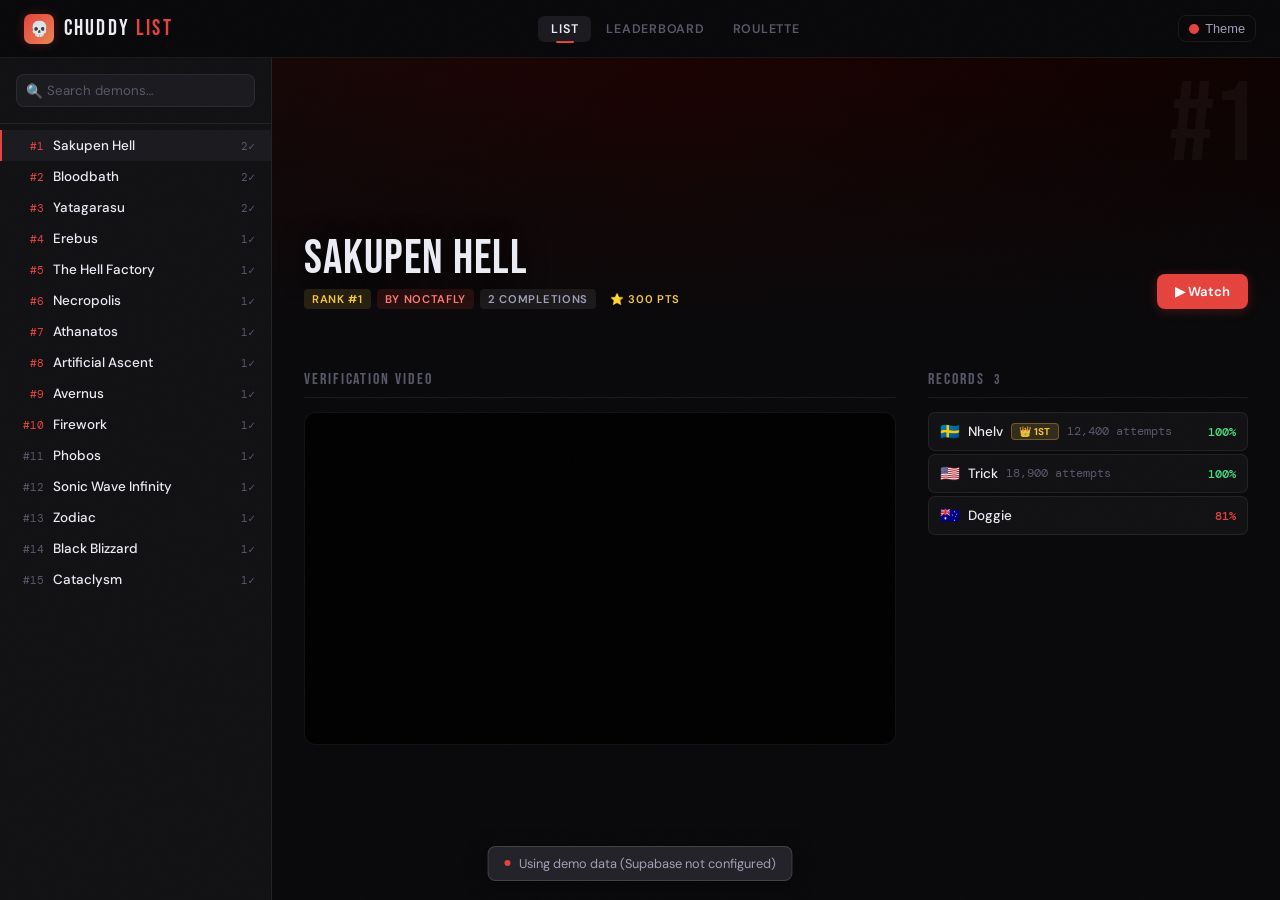
<file: _backup/index.original.html>
<!doctype html>
<html lang="en">
    <head>
        <meta charset="UTF-8" />
        <meta name="viewport" content="width=device-width, initial-scale=1.0" />
        <title>Chuddy List</title>
        <link rel="preconnect" href="https://fonts.googleapis.com" />
        <link
            href="https://fonts.googleapis.com/css2?family=Bebas+Neue&family=DM+Sans:ital,wght@0,300;0,400;0,500;0,600;1,400&family=DM+Mono:wght@400;500&display=swap"
            rel="stylesheet"
        />
        <style>
            :root {
                --bg: #09090b;
                --surface: #111114;
                --surface2: #1a1a1f;
                --surface3: #222228;
                --border: rgba(255, 255, 255, 0.07);
                --border-hover: rgba(255, 255, 255, 0.14);
                --accent: #e8433a;
                --accent2: #ff6535;
                --accent-glow: rgba(232, 67, 58, 0.25);
                --text: #ececf4;
                --text-dim: #a0a0b8;
                --text-muted: #58586a;
                --gold: #f5c842;
                --silver: #b8c4d4;
                --bronze: #d4885a;
                --green: #4ade80;
            }

            *,
            *::before,
            *::after {
                margin: 0;
                padding: 0;
                box-sizing: border-box;
            }

            html {
                scroll-behavior: smooth;
            }

            body {
                background: var(--bg);
                color: var(--text);
                font-family: "DM Sans", sans-serif;
                min-height: 100vh;
                overflow-x: hidden;
            }

            /* Subtle noise texture */
            body::after {
                content: "";
                position: fixed;
                inset: 0;
                background-image: url("data:image/svg+xml,%3Csvg xmlns='http://www.w3.org/2000/svg' width='300' height='300'%3E%3Cfilter id='n'%3E%3CfeTurbulence type='fractalNoise' baseFrequency='0.75' numOctaves='4' stitchTiles='stitch'/%3E%3C/filter%3E%3Crect width='300' height='300' filter='url(%23n)' opacity='1'/%3E%3C/svg%3E");
                opacity: 0.022;
                pointer-events: none;
                z-index: 9998;
            }

            .rec-date {
                font-family: "DM Mono", monospace;
                font-size: 0.65rem;
                color: var(--text-muted);
                padding: 1px 5px;
                border-radius: 4px;
                background: var(--surface3);
            }

            /* ── THEME PICKER ───────────────────────────── */
            .theme-wrap { position: relative; }
            .theme-btn {
                background: none; border: 1px solid var(--border);
                border-radius: 8px; padding: 5px 10px; cursor: pointer;
                color: var(--text-dim); font-size: 0.8rem; display: flex;
                align-items: center; gap: 6px; transition: border-color .2s;
            }
            .theme-btn:hover { border-color: var(--accent); color: var(--text); }
            .theme-dot {
                width: 10px; height: 10px; border-radius: 50%;
                background: var(--accent); display: inline-block;
            }
            .theme-popover {
                position: absolute; top: calc(100% + 8px); right: 0;
                background: var(--surface2); border: 1px solid var(--border);
                border-radius: 12px; padding: 14px; width: 230px;
                box-shadow: 0 8px 32px rgba(0,0,0,.6); z-index: 500;
                display: none;
            }
            .theme-popover.open { display: block; }
            .theme-swatches {
                display: grid; grid-template-columns: repeat(8,1fr); gap: 6px;
                margin-bottom: 12px;
            }
            .theme-swatch {
                width: 22px; height: 22px; border-radius: 50%; cursor: pointer;
                border: 2px solid transparent; transition: transform .15s, border-color .15s;
            }
            .theme-swatch:hover, .theme-swatch.active { transform: scale(1.2); border-color: #fff; }
            .theme-slider-wrap { display: flex; flex-direction: column; gap: 6px; }
            .theme-slider-wrap label { font-size: 0.72rem; color: var(--text-muted); }
            #hueSlider {
                width: 100%; accent-color: var(--accent); cursor: pointer;
                appearance: none; height: 6px; border-radius: 3px;
                background: linear-gradient(to right,
                  hsl(0,75%,55%), hsl(45,75%,55%), hsl(90,75%,55%),
                  hsl(135,75%,55%), hsl(180,75%,55%), hsl(225,75%,55%),
                  hsl(270,75%,55%), hsl(315,75%,55%), hsl(360,75%,55%));
            }
            header {
                position: sticky;
                top: 0;
                z-index: 200;
                height: 58px;
                display: flex;
                align-items: center;
                justify-content: space-between;
                padding: 0 1.5rem;
                background: rgba(9, 9, 11, 0.8);
                backdrop-filter: blur(24px) saturate(1.4);
                border-bottom: 1px solid var(--border);
            }

            .logo {
                display: flex;
                align-items: center;
                gap: 10px;
                text-decoration: none;
                cursor: pointer;
            }

            .logo-mark {
                width: 30px;
                height: 30px;
                background: linear-gradient(
                    135deg,
                    var(--accent) 0%,
                    var(--accent2) 100%
                );
                border-radius: 7px;
                display: flex;
                align-items: center;
                justify-content: center;
                font-size: 15px;
                flex-shrink: 0;
                box-shadow: 0 0 12px var(--accent-glow);
            }

            .logo-wordmark {
                font-family: "Bebas Neue", sans-serif;
                font-size: 1.35rem;
                letter-spacing: 0.1em;
                color: var(--text);
            }
            .logo-wordmark em {
                color: var(--accent);
                font-style: normal;
            }

            nav {
                display: flex;
                gap: 2px;
            }

            .nav-btn {
                background: none;
                border: none;
                color: var(--text-muted);
                font-family: "DM Sans", sans-serif;
                font-size: 0.78rem;
                font-weight: 600;
                letter-spacing: 0.06em;
                text-transform: uppercase;
                padding: 5px 13px;
                border-radius: 6px;
                cursor: pointer;
                transition:
                    color 0.15s,
                    background 0.15s;
                position: relative;
            }
            .nav-btn:hover {
                color: var(--text-dim);
                background: var(--border);
            }
            .nav-btn.active {
                color: var(--text);
                background: var(--surface2);
            }
            .nav-btn.active::after {
                content: "";
                position: absolute;
                bottom: -1px;
                left: 50%;
                transform: translateX(-50%);
                width: 18px;
                height: 2px;
                background: var(--accent);
                border-radius: 99px;
            }

            /* ── LAYOUT ─────────────────────────────────────── */
            .app-body {
                display: grid;
                grid-template-columns: 272px 1fr;
                height: calc(100vh - 58px);
            }

            /* ── SIDEBAR ────────────────────────────────────── */
            .sidebar {
                border-right: 1px solid var(--border);
                background: var(--surface);
                display: flex;
                flex-direction: column;
                overflow: hidden;
            }

            .sidebar-top {
                padding: 1rem;
                border-bottom: 1px solid var(--border);
                flex-shrink: 0;
            }

            .search-wrap {
                position: relative;
            }
            .search-icon {
                position: absolute;
                left: 10px;
                top: 50%;
                transform: translateY(-50%);
                color: var(--text-muted);
                font-size: 0.85rem;
                pointer-events: none;
            }
            .sidebar-search {
                width: 100%;
                background: var(--surface2);
                border: 1px solid var(--border);
                border-radius: 8px;
                padding: 7px 10px 7px 30px;
                color: var(--text);
                font-family: "DM Sans", sans-serif;
                font-size: 0.83rem;
                outline: none;
                transition: border-color 0.15s;
            }
            .sidebar-search:focus {
                border-color: var(--border-hover);
            }
            .sidebar-search::placeholder {
                color: var(--text-muted);
            }

            .demon-list-wrap {
                overflow-y: auto;
                flex: 1;
            }

            .demon-list {
                list-style: none;
                padding: 6px 0;
            }

            .demon-item {
                display: flex;
                align-items: center;
                gap: 9px;
                padding: 7px 1rem;
                cursor: pointer;
                border-left: 2px solid transparent;
                transition:
                    background 0.1s,
                    border-color 0.1s;
            }
            .demon-item:hover {
                background: var(--surface2);
            }
            .demon-item.active {
                background: var(--surface2);
                border-left-color: var(--accent);
            }

            .d-rank {
                font-family: "DM Mono", monospace;
                font-size: 0.7rem;
                color: var(--text-muted);
                width: 26px;
                text-align: right;
                flex-shrink: 0;
            }
            .demon-item:nth-child(1) .d-rank {
                color: var(--gold);
            }
            .demon-item:nth-child(2) .d-rank {
                color: var(--silver);
            }
            .demon-item:nth-child(3) .d-rank {
                color: var(--bronze);
            }
            .demon-item:nth-child(-n + 10) .d-rank {
                color: var(--accent);
            }
            .demon-item:nth-child(1) .d-rank,
            .demon-item:nth-child(2) .d-rank,
            .demon-item:nth-child(3) .d-rank {
                /* override back to medal colors */
            }

            .d-name {
                font-size: 0.84rem;
                font-weight: 500;
                flex: 1;
                white-space: nowrap;
                overflow: hidden;
                text-overflow: ellipsis;
            }

            .d-completions {
                font-size: 0.7rem;
                color: var(--text-muted);
                font-family: "DM Mono", monospace;
                flex-shrink: 0;
            }

            /* ── MAIN ───────────────────────────────────────── */
            .main-area {
                overflow-y: auto;
            }

            /* ── EMPTY STATE ────────────────────────────────── */
            .empty-state {
                display: flex;
                flex-direction: column;
                align-items: center;
                justify-content: center;
                min-height: 70vh;
                gap: 1rem;
                text-align: center;
                padding: 2rem;
                animation: fadeUp 0.3s ease;
            }
            .empty-icon {
                font-size: 3.5rem;
                opacity: 0.3;
            }
            .empty-title {
                font-family: "Bebas Neue", sans-serif;
                font-size: 2rem;
                letter-spacing: 0.06em;
                color: var(--text-dim);
            }
            .empty-sub {
                font-size: 0.88rem;
                color: var(--text-muted);
                max-width: 260px;
                line-height: 1.6;
            }

            /* ── DEMON DETAIL ───────────────────────────────── */
            .demon-detail {
                animation: fadeUp 0.22s ease;
            }

            @keyframes fadeUp {
                from {
                    opacity: 0;
                    transform: translateY(10px);
                }
                to {
                    opacity: 1;
                    transform: translateY(0);
                }
            }

            /* Hero */
            .hero {
                height: 280px;
                position: relative;
                overflow: hidden;
                background: var(--surface);
            }
            .hero-bg {
                position: absolute;
                inset: 0;
                background-size: cover;
                background-position: center;
                filter: brightness(0.3) saturate(1.3);
                transform: scale(1.06);
                transition: transform 10s ease;
            }
            .hero:hover .hero-bg {
                transform: scale(1.12);
            }
            .hero-vignette {
                position: absolute;
                inset: 0;
                background: linear-gradient(
                    to top,
                    var(--bg) 0%,
                    rgba(9, 9, 11, 0.4) 55%,
                    transparent 100%
                );
            }
            .hero-side-vignette {
                position: absolute;
                inset: 0;
                background: linear-gradient(
                    to right,
                    rgba(9, 9, 11, 0.5) 0%,
                    transparent 40%
                );
            }
            .hero-rank-watermark {
                position: absolute;
                top: 0.8rem;
                right: 1.5rem;
                font-family: "Bebas Neue", sans-serif;
                font-size: 7rem;
                line-height: 1;
                color: rgba(255, 255, 255, 0.04);
                letter-spacing: -0.02em;
                user-select: none;
                pointer-events: none;
            }
            .hero-content {
                position: absolute;
                bottom: 0;
                left: 0;
                right: 0;
                padding: 1.8rem 2rem;
                display: flex;
                align-items: flex-end;
                justify-content: space-between;
                gap: 1rem;
            }
            .hero-title {
                font-family: "Bebas Neue", sans-serif;
                font-size: 3rem;
                letter-spacing: 0.02em;
                line-height: 1;
                text-shadow: 0 2px 24px rgba(0, 0, 0, 0.9);
            }
            .hero-chips {
                display: flex;
                flex-wrap: wrap;
                gap: 6px;
                margin-top: 6px;
                align-items: center;
            }
            .chip {
                font-size: 0.7rem;
                font-weight: 600;
                letter-spacing: 0.06em;
                text-transform: uppercase;
                padding: 3px 8px;
                border-radius: 4px;
            }
            .chip-rank {
                background: rgba(245, 200, 66, 0.12);
                color: var(--gold);
            }
            .chip-creator {
                background: rgba(232, 67, 58, 0.12);
                color: #ff7a72;
            }
            .chip-count {
                background: rgba(255, 255, 255, 0.07);
                color: var(--text-dim);
            }

            .watch-btn {
                flex-shrink: 0;
                display: flex;
                align-items: center;
                gap: 7px;
                background: var(--accent);
                color: #fff;
                font-family: "DM Sans", sans-serif;
                font-size: 0.82rem;
                font-weight: 600;
                padding: 9px 18px;
                border-radius: 8px;
                text-decoration: none;
                border: none;
                cursor: pointer;
                transition:
                    background 0.15s,
                    transform 0.1s,
                    box-shadow 0.2s;
                box-shadow: 0 2px 12px var(--accent-glow);
                white-space: nowrap;
            }
            .watch-btn:hover {
                background: var(--accent2);
                transform: translateY(-1px);
                box-shadow: 0 4px 20px var(--accent-glow);
            }

            /* Detail body */
            .detail-body {
                padding: 2rem;
                display: grid;
                grid-template-columns: 1fr 320px;
                gap: 2rem;
                align-items: start;
            }

            .section-label {
                font-family: "Bebas Neue", sans-serif;
                font-size: 1rem;
                letter-spacing: 0.12em;
                color: var(--text-muted);
                border-bottom: 1px solid var(--border);
                padding-bottom: 8px;
                margin-bottom: 14px;
            }

            /* Video */
            .video-container {
                border-radius: 12px;
                overflow: hidden;
                aspect-ratio: 16/9;
                border: 1px solid var(--border);
                background: #000;
            }
            .video-container iframe {
                width: 100%;
                height: 100%;
                display: block;
                border: none;
            }

            /* Records */
            .records-col {
                display: flex;
                flex-direction: column;
            }

            .records-list {
                display: flex;
                flex-direction: column;
                gap: 3px;
            }

            .record-row {
                display: flex;
                align-items: center;
                justify-content: space-between;
                padding: 8px 11px;
                background: var(--surface);
                border: 1px solid var(--border);
                border-radius: 7px;
                transition:
                    border-color 0.12s,
                    background 0.12s;
            }
            .record-row:hover {
                border-color: var(--border-hover);
                background: var(--surface2);
            }

            .record-left {
                display: flex;
                align-items: center;
                gap: 8px;
                flex-wrap: wrap;
            }
            .rec-flag {
                font-size: 1rem;
            }
            .rec-player {
                font-size: 0.84rem;
                font-weight: 500;
                cursor: pointer;
                transition: color 0.12s;
            }
            .rec-player:hover {
                color: var(--accent2);
                text-decoration: underline;
            }

            .first-victor-badge {
                font-size: 0.62rem;
                font-weight: 700;
                letter-spacing: 0.03em;
                text-transform: uppercase;
                padding: 1px 7px;
                border-radius: 4px;
                background: rgba(245, 200, 66, 0.15);
                color: var(--gold);
                border: 1px solid rgba(245, 200, 66, 0.3);
                white-space: nowrap;
            }

            .rec-attempts {
                font-size: 0.72rem;
                color: var(--text-muted);
                font-family: "DM Mono", monospace;
                white-space: nowrap;
            }

            .rec-pct {
                font-family: "DM Mono", monospace;
                font-size: 0.78rem;
                font-weight: 500;
                color: var(--accent);
            }
            .rec-pct.full {
                color: var(--green);
            }

            .no-records {
                text-align: center;
                padding: 2rem 1rem;
                color: var(--text-muted);
                font-size: 0.85rem;
                background: var(--surface);
                border: 1px dashed var(--border);
                border-radius: 8px;
            }

            /* ── LEADERBOARD VIEW ───────────────────────────── */
            .lb-view {
                display: none;
                padding: 2.5rem 2.5rem;
                animation: fadeUp 0.22s ease;
            }
            .roulette-view {
                display: none;
                padding: 2.5rem 2rem;
                animation: fadeUp 0.22s ease;
                max-width: 860px;
            }
            .lb-view.visible,
            .roulette-view.visible {
                display: block;
            }

            .lb-inner {
                display: grid;
                grid-template-columns: 1fr 340px;
                gap: 2rem;
                align-items: start;
            }

            .lb-header-row {
                grid-column: 1 / -1;
                display: flex;
                align-items: flex-end;
                justify-content: space-between;
                margin-bottom: 0.5rem;
            }

            .page-heading {
                font-family: "Bebas Neue", sans-serif;
                font-size: 2.8rem;
                letter-spacing: 0.05em;
                margin-bottom: 0.3rem;
            }
            .page-heading span {
                color: var(--accent);
            }
            .page-sub {
                font-size: 0.85rem;
                color: var(--text-muted);
                margin-bottom: 0;
            }

            .stats-row {
                display: grid;
                grid-template-columns: 1fr 1fr 1fr;
                gap: 12px;
                margin-bottom: 1.5rem;
            }
            .stat-card {
                background: var(--surface);
                border: 1px solid var(--border);
                border-radius: 10px;
                padding: 18px 20px;
            }
            .stat-val {
                font-family: "Bebas Neue", sans-serif;
                font-size: 2rem;
                color: var(--accent);
                line-height: 1;
            }
            .stat-val.gold { color: var(--gold); }
            .stat-val.green { color: var(--green); }
            .stat-lbl {
                font-size: 0.68rem;
                font-weight: 600;
                letter-spacing: 0.08em;
                text-transform: uppercase;
                color: var(--text-muted);
                margin-top: 2px;
            }

            .lb-table {
                width: 100%;
                border-collapse: collapse;
            }
            .lb-table th {
                text-align: left;
                padding: 10px 14px;
                font-size: 0.68rem;
                font-weight: 700;
                letter-spacing: 0.1em;
                text-transform: uppercase;
                color: var(--text-muted);
                border-bottom: 1px solid var(--border);
            }
            .lb-table td {
                padding: 10px 14px;
                font-size: 0.88rem;
                border-bottom: 1px solid var(--border);
            }
            .lb-table tbody tr {
                transition: background 0.1s;
                cursor: pointer;
            }
            .lb-table tbody tr:hover td {
                background: var(--surface2);
            }

            .lb-num {
                font-family: "DM Mono", monospace;
                font-size: 0.78rem;
                color: var(--text-muted);
            }
            .lb-num.gold {
                color: var(--gold);
                font-weight: 600;
            }
            .lb-num.silver {
                color: var(--silver);
                font-weight: 600;
            }
            .lb-num.bronze {
                color: var(--bronze);
                font-weight: 600;
            }

            .lb-player {
                display: flex;
                align-items: center;
                gap: 8px;
                font-weight: 500;
            }
            .lb-pts {
                font-family: "DM Mono", monospace;
                font-size: 0.85rem;
                color: var(--accent);
            }
            .lb-comps {
                font-size: 0.8rem;
                color: var(--text-muted);
            }

            /* ── PLAYER PROFILE PAGE ───────────────────────── */
            .profile-view {
                display: none;
                padding: 2.5rem 2.5rem;
                animation: fadeUp 0.22s ease;
                max-width: 1200px;
            }
            .profile-view.visible {
                display: block;
            }

            .back-btn {
                background: var(--surface);
                border: 1px solid var(--border);
                color: var(--text-dim);
                font-family: "DM Sans", sans-serif;
                font-size: 0.8rem;
                font-weight: 600;
                padding: 7px 14px;
                border-radius: 8px;
                cursor: pointer;
                margin-bottom: 1.5rem;
                transition: border-color 0.15s, color 0.15s;
            }
            .back-btn:hover {
                color: var(--text);
                border-color: var(--border-hover);
            }

            .profile-page-header {
                display: flex;
                align-items: center;
                gap: 1.4rem;
                margin-bottom: 1.6rem;
            }
            .profile-page-avatar {
                width: 72px;
                height: 72px;
                border-radius: 18px;
                background: linear-gradient(135deg, var(--surface3), var(--surface2));
                border: 1px solid var(--border-hover);
                display: flex;
                align-items: center;
                justify-content: center;
                font-size: 2.6rem;
                flex-shrink: 0;
            }
            .profile-page-name {
                font-family: "Bebas Neue", sans-serif;
                font-size: 2.6rem;
                letter-spacing: 0.04em;
                line-height: 1;
            }
            .profile-page-sub {
                font-size: 0.85rem;
                color: var(--text-muted);
                margin-top: 5px;
            }

            .profile-page-stats {
                display: grid;
                grid-template-columns: repeat(4, 1fr);
                gap: 12px;
                margin-bottom: 2rem;
            }

            .profile-page-columns {
                display: grid;
                grid-template-columns: repeat(3, 1fr);
                gap: 1.5rem;
            }
            .profile-page-col {
                min-width: 0;
            }

            .section-label .count {
                font-size: 0.75rem;
                font-weight: 400;
                letter-spacing: normal;
                color: var(--text-muted);
                background: var(--surface2);
                border-radius: 4px;
                padding: 1px 7px;
                margin-left: 6px;
                font-family: "DM Mono", monospace;
            }

            .profile-level-grid {
                display: flex;
                flex-direction: column;
                gap: 5px;
                max-height: 560px;
                overflow-y: auto;
                padding-right: 4px;
            }
            .profile-level-row {
                display: flex;
                align-items: center;
                justify-content: space-between;
                padding: 9px 12px;
                border-radius: 8px;
                border: 1px solid var(--border);
                background: var(--surface);
                cursor: pointer;
                transition: border-color 0.12s, background 0.12s;
            }
            .profile-level-row:hover {
                background: var(--surface2);
                border-color: var(--border-hover);
            }
            .profile-level-row.completed {
                border-left: 3px solid var(--green);
            }
            .profile-level-row.partial {
                border-left: 3px solid var(--accent);
            }
            .profile-level-row.unbeaten {
                border-left: 3px solid var(--surface3);
                opacity: 0.55;
            }
            .profile-level-left {
                display: flex;
                align-items: center;
                gap: 10px;
                min-width: 0;
            }
            .profile-level-rank {
                font-family: "DM Mono", monospace;
                font-size: 0.7rem;
                color: var(--text-muted);
                width: 26px;
                flex-shrink: 0;
            }
            .profile-level-name {
                font-size: 0.85rem;
                font-weight: 500;
                white-space: nowrap;
                overflow: hidden;
                text-overflow: ellipsis;
            }
            .profile-level-creator {
                font-size: 0.74rem;
                color: var(--text-muted);
                white-space: nowrap;
                overflow: hidden;
                text-overflow: ellipsis;
            }
            .profile-level-badge {
                font-family: "DM Mono", monospace;
                font-size: 0.75rem;
                font-weight: 600;
                padding: 2px 8px;
                border-radius: 4px;
                flex-shrink: 0;
                margin-left: 8px;
            }
            .badge-complete {
                background: rgba(74, 222, 128, 0.1);
                color: var(--green);
            }
            .badge-partial {
                background: rgba(232, 67, 58, 0.1);
                color: var(--accent);
            }
            .badge-none {
                background: var(--surface3);
                color: var(--text-muted);
            }

            .profile-level-right {
                display: flex;
                align-items: center;
                gap: 6px;
                flex-shrink: 0;
            }
            .watch-icon-btn {
                background: var(--accent);
                border: none;
                color: #fff;
                width: 24px;
                height: 24px;
                border-radius: 6px;
                display: flex;
                align-items: center;
                justify-content: center;
                font-size: 0.6rem;
                cursor: pointer;
                transition: background 0.15s, transform 0.1s;
                flex-shrink: 0;
            }
            .watch-icon-btn:hover {
                background: var(--accent2);
                transform: scale(1.1);
            }

            /* ── VIDEO LIGHTBOX ─────────────────────────────── */
            .video-lightbox-overlay {
                display: none;
                position: fixed;
                inset: 0;
                background: rgba(0, 0, 0, 0.85);
                backdrop-filter: blur(6px);
                z-index: 400;
                align-items: center;
                justify-content: center;
                padding: 2rem;
            }
            .video-lightbox-overlay.open {
                display: flex;
            }
            .video-lightbox-modal {
                position: relative;
                width: 100%;
                max-width: 860px;
            }
            .video-lightbox-title {
                font-family: "Bebas Neue", sans-serif;
                font-size: 1.3rem;
                letter-spacing: 0.04em;
                color: var(--text);
                margin-bottom: 0.7rem;
                padding-right: 40px;
            }
            .video-lightbox-frame {
                width: 100%;
                aspect-ratio: 16/9;
                border-radius: 12px;
                overflow: hidden;
                background: #000;
                border: 1px solid var(--border-hover);
            }
            .video-lightbox-frame iframe {
                width: 100%;
                height: 100%;
                border: none;
                display: block;
            }
            .lightbox-close {
                position: absolute;
                top: -2px;
                right: 0;
                background: var(--surface);
                border: 1px solid var(--border-hover);
                color: var(--text);
                font-size: 0.95rem;
                width: 30px;
                height: 30px;
                border-radius: 8px;
                cursor: pointer;
                display: flex;
                align-items: center;
                justify-content: center;
                transition: background 0.15s;
            }
            .lightbox-close:hover {
                background: var(--surface2);
            }

            @media (max-width: 900px) {
                .profile-page-columns {
                    grid-template-columns: 1fr;
                }
                .profile-page-stats {
                    grid-template-columns: repeat(2, 1fr);
                }
            }

            /* ── ROULETTE ───────────────────────────────────── */
            .roulette-wrap {
                max-width: 540px;
                margin: 0 auto;
                text-align: center;
            }

            .roulette-card {
                background: var(--surface);
                border: 1px solid var(--border);
                border-radius: 16px;
                padding: 3rem 2rem 2.5rem;
                margin: 2rem 0 1.5rem;
                position: relative;
                overflow: hidden;
                min-height: 220px;
                display: flex;
                flex-direction: column;
                align-items: center;
                justify-content: center;
                gap: 10px;
            }
            .roulette-card::before {
                content: "";
                position: absolute;
                inset: 0;
                background: radial-gradient(
                    ellipse at 50% 100%,
                    rgba(232, 67, 58, 0.08) 0%,
                    transparent 65%
                );
                pointer-events: none;
            }

            .roulette-num {
                font-family: "Bebas Neue", sans-serif;
                font-size: 5.5rem;
                line-height: 1;
                color: var(--accent);
                transition: all 0.18s ease;
            }
            .roulette-name {
                font-family: "Bebas Neue", sans-serif;
                font-size: 2.2rem;
                letter-spacing: 0.04em;
                line-height: 1.1;
                transition: all 0.18s ease;
            }
            .roulette-by {
                font-size: 0.85rem;
                color: var(--text-muted);
                transition: all 0.18s ease;
            }

            @keyframes popIn {
                0% {
                    transform: scale(0.9);
                    opacity: 0.4;
                }
                60% {
                    transform: scale(1.04);
                }
                100% {
                    transform: scale(1);
                    opacity: 1;
                }
            }
            .pop {
                animation: popIn 0.28s cubic-bezier(0.34, 1.56, 0.64, 1)
                    forwards;
            }

            .spin-btn {
                background: linear-gradient(
                    135deg,
                    var(--accent),
                    var(--accent2)
                );
                border: none;
                color: #fff;
                font-family: "Bebas Neue", sans-serif;
                font-size: 1.4rem;
                letter-spacing: 0.1em;
                padding: 14px 44px;
                border-radius: 10px;
                cursor: pointer;
                box-shadow: 0 4px 22px var(--accent-glow);
                transition:
                    transform 0.12s,
                    box-shadow 0.2s;
            }
            .spin-btn:hover {
                transform: translateY(-2px);
                box-shadow: 0 8px 30px var(--accent-glow);
            }
            .spin-btn:active {
                transform: scale(0.97);
            }

            .spin-hint {
                font-size: 0.78rem;
                color: var(--text-muted);
                margin-top: 10px;
            }

            /* ── LOADING / STATUS ───────────────────────────── */
            .status-bar {
                display: none;
                position: fixed;
                bottom: 1.2rem;
                left: 50%;
                transform: translateX(-50%);
                background: var(--surface3);
                border: 1px solid var(--border-hover);
                border-radius: 8px;
                padding: 8px 16px;
                font-size: 0.8rem;
                color: var(--text-dim);
                z-index: 999;
                gap: 8px;
                align-items: center;
                box-shadow: 0 4px 20px rgba(0, 0, 0, 0.5);
            }
            .status-bar.show {
                display: flex;
            }
            .status-dot {
                width: 6px;
                height: 6px;
                border-radius: 50%;
                background: var(--accent);
            }
            .status-dot.live {
                animation: pulse 1.5s ease infinite;
            }
            @keyframes pulse {
                0%,
                100% {
                    opacity: 1;
                }
                50% {
                    opacity: 0.3;
                }
            }

            /* ── SCROLLBAR ──────────────────────────────────── */
            ::-webkit-scrollbar {
                width: 4px;
            }
            ::-webkit-scrollbar-track {
                background: transparent;
            }
            ::-webkit-scrollbar-thumb {
                background: var(--border-hover);
                border-radius: 99px;
            }

            /* ── RESPONSIVE ─────────────────────────────────── */
            @media (max-width: 860px) {
                .detail-body {
                    grid-template-columns: 1fr;
                }
            }
            @media (max-width: 680px) {
                .app-body {
                    grid-template-columns: 1fr;
                }
                .sidebar {
                    position: fixed;
                    left: -280px;
                    top: 58px;
                    width: 272px;
                    height: calc(100vh - 58px);
                    z-index: 100;
                    transition: left 0.25s ease;
                }
                .sidebar.open {
                    left: 0;
                    box-shadow: 8px 0 40px rgba(0, 0, 0, 0.6);
                }
                .mob-toggle {
                    display: flex !important;
                }
            }
            .mob-toggle {
                display: none;
                background: none;
                border: 1px solid var(--border);
                color: var(--text-dim);
                padding: 5px 9px;
                border-radius: 6px;
                cursor: pointer;
                font-size: 1rem;
            }
        </style>
    </head>
    <body>
        <!-- STATUS BAR -->
        <div class="status-bar" id="statusBar">
            <div class="status-dot live" id="statusDot"></div>
            <span id="statusMsg">Connecting to Supabase…</span>
        </div>

        <!-- HEADER -->
        <header>
            <div class="logo">
                <div class="logo-mark">💀</div>
                <span class="logo-wordmark">CHUDDY <em>LIST</em></span>
            </div>
            <nav>
                <button class="nav-btn active" onclick="setTab('list')">List</button>
                <button class="nav-btn" onclick="setTab('leaderboard')">Leaderboard</button>
                <button class="nav-btn" onclick="setTab('roulette')">Roulette</button>
            </nav>
            <div class="theme-wrap">
                <button class="theme-btn" onclick="toggleThemePicker()" title="Change accent colour">
                    <span class="theme-dot" id="themePreviewDot"></span> Theme
                </button>
                <div class="theme-popover" id="themePopover">
                    <div class="theme-swatches" id="themeSwatches"></div>
                    <div class="theme-slider-wrap">
                        <label>Custom hue</label>
                        <input type="range" id="hueSlider" min="0" max="359"
                               oninput="setAccentHue(this.value);syncSwatches(this.value)">
                    </div>
                </div>
            </div>
            <button
                class="mob-toggle"
                onclick="
                    document.getElementById('sidebar').classList.toggle('open')
                "
            >
                ☰
            </button>
        </header>

        <!-- BODY -->
        <div class="app-body">
            <!-- SIDEBAR -->
            <aside class="sidebar" id="sidebar">
                <div class="sidebar-top">
                    <div class="search-wrap">
                        <span class="search-icon">🔍</span>
                        <input
                            class="sidebar-search"
                            id="searchInput"
                            type="text"
                            placeholder="Search demons…"
                            oninput="filterList(this.value)"
                        />
                    </div>
                </div>
                <div class="demon-list-wrap">
                    <ul class="demon-list" id="demonList"></ul>
                </div>
            </aside>

            <!-- MAIN CONTENT -->
            <div class="main-area" id="mainArea">
                <!-- LIST TAB -->
                <div id="listTab">
                    <div class="empty-state" id="emptyState">
                        <div class="empty-icon">☠️</div>
                        <div class="empty-title">Select a Demon</div>
                        <div class="empty-sub">
                            Pick any level from the sidebar to see its details,
                            video verification, and player records.
                        </div>
                    </div>
                    <div id="demonDetail" style="display: none"></div>
                </div>

                <!-- LEADERBOARD TAB -->
                <div class="lb-view" id="lbTab">
                    <div class="lb-inner">
                        <!-- Left: heading + stats + table -->
                        <div>
                            <div class="page-heading">
                                Leader<span>board</span>
                            </div>
                            <p class="page-sub" style="margin-bottom: 1.5rem">
                                Ranked by points earned from completed demons
                            </p>
                            <div class="stats-row" id="lbStats"></div>
                            <table class="lb-table">
                                <thead>
                                    <tr>
                                        <th style="width: 44px">#</th>
                                        <th>Player</th>
                                        <th>Points</th>
                                        <th>Completions</th>
                                    </tr>
                                </thead>
                                <tbody id="lbBody"></tbody>
                            </table>
                        </div>

                        <!-- Right: top 3 podium + activity -->
                        <div
                            style="
                                display: flex;
                                flex-direction: column;
                                gap: 1.2rem;
                            "
                        >
                            <!-- Podium -->
                            <div
                                style="
                                    background: var(--surface);
                                    border: 1px solid var(--border);
                                    border-radius: 12px;
                                    padding: 1.4rem;
                                "
                            >
                                <div
                                    style="
                                        font-family:
                                            &quot;Bebas Neue&quot;, sans-serif;
                                        font-size: 0.9rem;
                                        letter-spacing: 0.12em;
                                        color: var(--text-muted);
                                        border-bottom: 1px solid var(--border);
                                        padding-bottom: 8px;
                                        margin-bottom: 1rem;
                                    "
                                >
                                    🏆 Top 3
                                </div>
                                <div
                                    id="podium"
                                    style="
                                        display: flex;
                                        flex-direction: column;
                                        gap: 8px;
                                    "
                                ></div>
                            </div>

                            <!-- Most completed demons -->
                            <div
                                style="
                                    background: var(--surface);
                                    border: 1px solid var(--border);
                                    border-radius: 12px;
                                    padding: 1.4rem;
                                "
                            >
                                <div
                                    style="
                                        font-family:
                                            &quot;Bebas Neue&quot;, sans-serif;
                                        font-size: 0.9rem;
                                        letter-spacing: 0.12em;
                                        color: var(--text-muted);
                                        border-bottom: 1px solid var(--border);
                                        padding-bottom: 8px;
                                        margin-bottom: 1rem;
                                    "
                                >
                                    💀 Most Completed
                                </div>
                                <div
                                    id="mostCompleted"
                                    style="
                                        display: flex;
                                        flex-direction: column;
                                        gap: 6px;
                                    "
                                ></div>
                            </div>
                        </div>
                    </div>
                </div>

                <!-- ROULETTE TAB -->
                <div class="roulette-view" id="rouletteTab">
                    <div class="roulette-wrap">
                        <div class="page-heading" style="text-align:center">Level <span>Roulette</span></div>
                        <p class="page-sub" style="text-align:center">Random challenge from the full Chuddy List</p>

                        <!-- Challenge mode toggle + progress -->
                        <div style="display:flex;align-items:center;justify-content:center;gap:16px;margin-bottom:.75rem;">
                            <label style="display:flex;align-items:center;gap:7px;cursor:pointer;font-size:0.84rem;color:var(--text-dim);">
                                <input type="checkbox" id="challengeMode" onchange="updateChallengeMode()"
                                    style="accent-color:var(--accent);width:15px;height:15px;">
                                Challenge mode <span style="color:var(--text-muted);font-size:0.75rem;">(no repeats)</span>
                            </label>
                        </div>
                        <div id="challengeProgressWrap" style="display:none;margin-bottom:1rem;
                            background:var(--surface2);border:1px solid var(--border);border-radius:10px;padding:12px 16px;">
                            <div style="display:flex;justify-content:space-between;align-items:center;margin-bottom:8px;">
                                <span style="font-size:0.8rem;color:var(--text-dim);">Challenge Progress</span>
                                <span id="challengeProgressText" style="font-family:'DM Mono',monospace;font-size:0.8rem;color:var(--accent);">0 / 0</span>
                            </div>
                            <div style="background:var(--surface3);border-radius:4px;height:6px;overflow:hidden;">
                                <div id="challengeProgressBar" style="height:100%;background:var(--accent);border-radius:4px;width:0%;transition:width .4s;"></div>
                            </div>
                        </div>

                        <!-- Spinning card -->
                        <div class="roulette-card" id="rouletteCard">
                            <div class="roulette-num" id="rNum">?</div>
                            <div class="roulette-name" id="rName">Spin to begin</div>
                            <div class="roulette-by" id="rBy">—</div>
                            <div id="rPts" style="margin-top:6px;font-size:0.78rem;color:var(--gold);font-family:'DM Mono',monospace;min-height:1.2em;"></div>
                        </div>

                        <!-- Save section (appears after spin) -->
                        <div id="rouletteSaveRow" style="display:none;margin:10px auto 0;
                            max-width:340px;display:none;flex-direction:column;align-items:center;gap:8px;">
                            <div style="display:flex;gap:8px;align-items:center;width:100%;">
                                <input id="roulettePct" type="number" min="1" max="100" value="100"
                                    placeholder="% achieved" style="flex:1;padding:8px 12px;
                                    border-radius:8px;border:1px solid var(--border);
                                    background:var(--surface2);color:var(--text);font-size:0.9rem;">
                                <button onclick="saveRouletteResult()" style="padding:8px 18px;
                                    background:var(--accent);border:none;border-radius:8px;
                                    color:#fff;cursor:pointer;font-weight:600;font-size:0.85rem;">
                                    💾 Save
                                </button>
                                <button onclick="skipRouletteSpin()" style="padding:8px 14px;
                                    background:var(--surface2);border:1px solid var(--border);
                                    border-radius:8px;color:var(--text-dim);cursor:pointer;font-size:0.85rem;">
                                    ⏭ Skip
                                </button>
                            </div>
                        </div>

                        <!-- Spin button -->
                        <button class="spin-btn" id="spinBtn" onclick="spinRoulette()">🎲 SPIN</button>
                        <div id="remainingInfo" style="text-align:center;font-size:0.8rem;
                            color:var(--text-muted);margin-top:4px;min-height:1.2em;"></div>

                        <!-- Saved challenge list -->
                        <div id="challengeListWrap" style="display:none;margin-top:1.5rem;">
                            <div style="display:flex;align-items:center;justify-content:space-between;margin-bottom:.75rem;">
                                <span style="font-family:'Bebas Neue',sans-serif;letter-spacing:.1em;font-size:1rem;color:var(--text-dim);">Saved Results</span>
                                <div style="display:flex;gap:8px;">
                                    <button onclick="exportRoulette()" style="padding:5px 12px;font-size:0.75rem;
                                        background:var(--surface2);border:1px solid var(--border);border-radius:7px;
                                        color:var(--text-dim);cursor:pointer;">📤 Export</button>
                                    <button onclick="clearRoulette()" style="padding:5px 12px;font-size:0.75rem;
                                        background:var(--surface2);border:1px solid var(--border);border-radius:7px;
                                        color:var(--accent);cursor:pointer;">🗑 Clear</button>
                                </div>
                            </div>
                            <div id="challengeList" style="display:flex;flex-direction:column;gap:6px;max-height:320px;overflow-y:auto;"></div>
                        </div>
                    </div>
                </div>
                <!-- PLAYER PROFILE PAGE -->
                <div class="profile-view" id="profileTab"></div>
            </div>
            <!-- /main-area -->
        </div>
        <!-- /app-body -->

        <!-- VIDEO LIGHTBOX (used by player profile "watch" buttons) -->
        <div class="video-lightbox-overlay" id="videoLightbox" onclick="closeVideoLightbox(event)">
            <div class="video-lightbox-modal">
                <button class="lightbox-close" onclick="closeVideoLightboxDirect()">✕</button>
                <div class="video-lightbox-title" id="lightboxTitle"></div>
                <div class="video-lightbox-frame" id="lightboxFrame"></div>
            </div>
        </div>

        <!-- ── CONFIG ── Replace with your Supabase credentials ─────────────── -->
        <script>
            const SUPABASE_URL = "https://jyfbiefopcrhbkkinzyn.supabase.co"; // e.g. https://xyzabc.supabase.co
            const SUPABASE_ANON_KEY =
                "eyJhbGciOiJIUzI1NiIsInR5cCI6IkpXVCJ9.eyJpc3MiOiJzdXBhYmFzZSIsInJlZiI6Imp5ZmJpZWZvcGNyaGJra2luenluIiwicm9sZSI6ImFub24iLCJpYXQiOjE3NzIzMTkzNzMsImV4cCI6MjA4Nzg5NTM3M30.-Ek6fL3lHZGtjDitQu1pDGI0vGXOQlzRKNW1v0O-TII"; // public anon key (safe to expose)
        </script>

        <script>
            // ═══════════════════════════════════════════════════════════════════════════════
            // PLACEHOLDER DATA — used when Supabase is not yet configured
            // ═══════════════════════════════════════════════════════════════════════════════
            const PLACEHOLDER = [
                {
                    rank: 1,
                    name: "Sakupen Hell",
                    creator: "NoctaFly",
                    video: "xCjm6Guo5DY",
                    records: [
                        { player: "Nhelv", pct: 100, flag: "🇸🇪", attempts: 12400, isFirstVictor: true },
                        { player: "Trick", pct: 100, flag: "🇺🇸", attempts: 18900 },
                        { player: "Doggie", pct: 81, flag: "🇦🇺" },
                    ],
                },
                {
                    rank: 2,
                    name: "Bloodbath",
                    creator: "Riot",
                    video: "pxibXH-Bs7Q",
                    records: [
                        { player: "Sunix", pct: 100, flag: "🇩🇪", attempts: 7600, isFirstVictor: true },
                        { player: "Doggie", pct: 100, flag: "🇦🇺", attempts: 9100 },
                        { player: "Knobbelboy", pct: 72, flag: "🇳🇱" },
                    ],
                },
                {
                    rank: 3,
                    name: "Yatagarasu",
                    creator: "Ggb0y",
                    video: "CQ2bhxLG-bw",
                    records: [
                        { player: "Giron", pct: 100, flag: "🇧🇷", attempts: 5300, isFirstVictor: true },
                        { player: "Exen", pct: 100, flag: "🇺🇸", attempts: 6800 },
                    ],
                },
                {
                    rank: 4,
                    name: "Erebus",
                    creator: "Temporum",
                    video: "m0V-XwSxoHk",
                    records: [
                        { player: "Quasar", pct: 100, flag: "🇺🇸" },
                        { player: "Sunix", pct: 78, flag: "🇩🇪" },
                    ],
                },
                {
                    rank: 5,
                    name: "The Hell Factory",
                    creator: "Neptunes",
                    video: "xF2BUW8YQCI",
                    records: [{ player: "Sunix", pct: 100, flag: "🇩🇪" }],
                },
                {
                    rank: 6,
                    name: "Necropolis",
                    creator: "Nox",
                    video: "w3z5jrnRbRs",
                    records: [
                        { player: "Knobbelboy", pct: 100, flag: "🇳🇱" },
                        { player: "Sunix", pct: 85, flag: "🇩🇪" },
                    ],
                },
                {
                    rank: 7,
                    name: "Athanatos",
                    creator: "Pennutoh",
                    video: "5EFCNyU0P3w",
                    records: [{ player: "Doggie", pct: 100, flag: "🇦🇺" }],
                },
                {
                    rank: 8,
                    name: "Artificial Ascent",
                    creator: "Knobbelboy",
                    video: "f2u-VhEt42Q",
                    records: [
                        { player: "Nhelv", pct: 100, flag: "🇸🇪" },
                        { player: "Exen", pct: 91, flag: "🇺🇸" },
                    ],
                },
                {
                    rank: 9,
                    name: "Avernus",
                    creator: "Mulpan",
                    video: "IpCOPOeUQtY",
                    records: [{ player: "Quasar", pct: 100, flag: "🇺🇸" }],
                },
                {
                    rank: 10,
                    name: "Firework",
                    creator: "RealEternus",
                    video: "hT_oPBe43II",
                    records: [
                        { player: "Sunix", pct: 100, flag: "🇩🇪" },
                        { player: "Giron", pct: 96, flag: "🇧🇷" },
                    ],
                },
                {
                    rank: 11,
                    name: "Phobos",
                    creator: "Vismuth",
                    video: "xoqb7Fzrmoo",
                    records: [{ player: "Nhelv", pct: 100, flag: "🇸🇪" }],
                },
                {
                    rank: 12,
                    name: "Sonic Wave Infinity",
                    creator: "APTeamOfficial",
                    video: "nrxw2j-z_v4",
                    records: [
                        { player: "Doggie", pct: 100, flag: "🇦🇺" },
                        { player: "Trick", pct: 88, flag: "🇺🇸" },
                    ],
                },
                {
                    rank: 13,
                    name: "Zodiac",
                    creator: "TrusTa",
                    video: "5KrMjFFBNJU",
                    records: [{ player: "Sunix", pct: 100, flag: "🇩🇪" }],
                },
                {
                    rank: 14,
                    name: "Black Blizzard",
                    creator: "Spu7nix",
                    video: "GZwqhZaTZOY",
                    records: [{ player: "Giron", pct: 100, flag: "🇧🇷" }],
                },
                {
                    rank: 15,
                    name: "Cataclysm",
                    creator: "GI_Espio",
                    video: "mEkRBkMisPw",
                    records: [
                        { player: "Exen", pct: 100, flag: "🇺🇸" },
                        { player: "Quasar", pct: 77, flag: "🇺🇸" },
                    ],
                },
            ];

            // ═══════════════════════════════════════════════════════════════════════════════
            // STATE
            // ═══════════════════════════════════════════════════════════════════════════════
            let DEMONS = [];
            let filtered = [];
            let currentRank = null;
            let usingSupabase = false;

            // ═══════════════════════════════════════════════════════════════════════════════
            // SCORING FORMULA
            // Exponential decay: rank 1 → 300 pts, rank n → 1 pt (at 100%).
            // Partial completions scale linearly by percent:
            //   e.g. rank-1 @ 90% = 270 pts, rank-1 @ 100% = 300 pts.
            // ═══════════════════════════════════════════════════════════════════════════════
            function calcScore(rank, percent) {
                const n = DEMONS.length;
                if (n <= 1) return Math.round(300 * (percent / 100));
                // 300 * exp( -ln(300) / (n-1)^1.2  *  (rank-1)^1.2 )
                const base = 300 * Math.exp(
                    (-Math.log(300) / Math.pow(n - 1, 1.2)) * Math.pow(rank - 1, 1.2)
                );
                return Math.max(0, Math.round(base * (percent / 100)));
            }

            // ═══════════════════════════════════════════════════════════════════════════════
            // SUPABASE FETCH  (gracefully falls back to placeholder)
            // ═══════════════════════════════════════════════════════════════════════════════
            async function loadData() {
                // If creds are still placeholders, use demo data silently
                if (
                    SUPABASE_URL.includes("YOUR_") ||
                    SUPABASE_ANON_KEY.includes("YOUR_")
                ) {
                    DEMONS = PLACEHOLDER;
                    filtered = [...DEMONS];
                    return;
                }

                showStatus("Connecting to Supabase…", true);
                try {
                    // Fetch demons + their records in two calls, then join client-side
                    const [demRes, recRes] = await Promise.all([
                        fetch(
                            `${SUPABASE_URL}/rest/v1/demons?select=*&order=rank.asc`,
                            {
                                headers: {
                                    apikey: SUPABASE_ANON_KEY,
                                    Authorization: `Bearer ${SUPABASE_ANON_KEY}`,
                                },
                            },
                        ),
                        fetch(
                            `${SUPABASE_URL}/rest/v1/records?select=*,players(name,flag)`,
                            {
                                headers: {
                                    apikey: SUPABASE_ANON_KEY,
                                    Authorization: `Bearer ${SUPABASE_ANON_KEY}`,
                                },
                            },
                        ),
                    ]);

                    if (!demRes.ok || !recRes.ok) throw new Error("API error");

                    const demons = await demRes.json();
                    const records = await recRes.json();

                    DEMONS = demons.map((d) => {
                        const demonRecords = records
                            .filter((r) => r.demon_id === d.id)
                            .map((r) => ({
                                player: r.players.name,
                                pct: r.percentage,
                                flag: r.players.flag || "🌐",
                                attempts: r.attempts || null,
                                video: r.video_id || null,   // player's own completion video
                                createdAt: r.created_at,
                            }))
                            .sort((a, b) => b.pct - a.pct);

                        // Mark the earliest 100% completion as the first victor
                        const fullClears = demonRecords.filter(
                            (r) => r.pct === 100 && r.createdAt,
                        );
                        if (fullClears.length) {
                            const earliest = fullClears.reduce((a, b) =>
                                new Date(a.createdAt) < new Date(b.createdAt) ? a : b,
                            );
                            earliest.isFirstVictor = true;
                        }

                        return {
                            rank: d.rank,
                            name: d.name,
                            creator: d.creator,
                            video: d.video_id,
                            records: demonRecords,
                        };
                    });

                    filtered = [...DEMONS];
                    usingSupabase = true;
                    showStatus("Live data loaded ✓", false, 2500);
                } catch (e) {
                    console.warn(
                        "Supabase unavailable, using placeholder data.",
                        e,
                    );
                    DEMONS = PLACEHOLDER;
                    filtered = [...DEMONS];
                    showStatus(
                        "Using demo data (Supabase not configured)",
                        false,
                        3000,
                    );
                }
            }

            // ═══════════════════════════════════════════════════════════════════════════════
            // SIDEBAR
            // ═══════════════════════════════════════════════════════════════════════════════
            function renderSidebar(list) {
                document.getElementById("demonList").innerHTML = list
                    .map(
                        (d, idx) => `
    <li class="demon-item ${currentRank === d.rank ? "active" : ""}"
        onclick="selectDemon(${d.rank})" style="--i:${idx}">
      <span class="d-rank">#${d.rank}</span>
      <span class="d-name">${d.name}</span>
      <span class="d-completions">${d.records.filter((r) => r.pct === 100).length}✓</span>
    </li>
  `,
                    )
                    .join("");
            }

            function filterList(q) {
                const v = q.trim().toLowerCase();
                filtered = v
                    ? DEMONS.filter(
                          (d) =>
                              d.name.toLowerCase().includes(v) ||
                              d.creator.toLowerCase().includes(v),
                      )
                    : [...DEMONS];
                renderSidebar(filtered);
            }

            // ═══════════════════════════════════════════════════════════════════════════════
            // DEMON DETAIL
            // ═══════════════════════════════════════════════════════════════════════════════
            // Gradients are rebuilt whenever the accent hue changes
            function buildHeroGradients(hue) {
                return [
                    `linear-gradient(135deg,hsl(${hue},80%,22%),hsl(${hue},80%,5%))`,
                    `linear-gradient(135deg,hsl(${hue},75%,17%),hsl(${hue},75%,4%))`,
                    `linear-gradient(135deg,hsl(${hue},65%,13%),hsl(${hue},65%,3%))`,
                    `linear-gradient(135deg,hsl(${hue},55%,10%),hsl(${hue},55%,2%))`,
                    `linear-gradient(135deg,hsl(${hue},40%,8%),hsl(${hue},20%,2%))`,
                ];
            }
            let HERO_GRADIENTS = buildHeroGradients(2); // default red hue

            function selectDemon(rank) {
                currentRank = rank;
                const d = DEMONS.find((x) => x.rank === rank);
                if (!d) return;

                // Update sidebar active
                document.querySelectorAll(".demon-item").forEach((el) => {
                    const r = parseInt(
                        el
                            .querySelector(".d-rank")
                            .textContent.replace("#", ""),
                    );
                    el.classList.toggle("active", r === rank);
                });

                document.getElementById("emptyState").style.display = "none";
                const detail = document.getElementById("demonDetail");
                detail.style.display = "block";

                const gi = Math.min(
                    Math.floor((rank - 1) / 3),
                    HERO_GRADIENTS.length - 1,
                );
                const rankColor =
                    rank === 1
                        ? "var(--gold)"
                        : rank <= 3
                          ? "var(--accent)"
                          : rank <= 10
                            ? "var(--accent2)"
                            : "var(--text-dim)";
                const completes = d.records.filter((r) => r.pct === 100).length;
                const demonPts  = calcScore(d.rank, 100);

                const recsHTML = d.records.length
                    ? d.records
                          .map(
                              (r) => {
                                  const dateStr = r.createdAt
                                      ? new Date(r.createdAt).toLocaleDateString("en-US",
                                          {month:"short", day:"numeric", year:"2-digit"})
                                      : "";
                                  return `
      <div class="record-row">
        <span class="record-left">
          <span class="rec-flag">${r.flag}</span>
          <span class="rec-player" onclick="gotoProfile('${r.player.replace(/'/g, "\\'")}')">${r.player}</span>
          ${r.isFirstVictor ? '<span class="first-victor-badge" title="First to beat this level">👑 1st</span>' : ""}
          ${r.attempts ? `<span class="rec-attempts">${r.attempts.toLocaleString()} attempts</span>` : ""}
          ${dateStr ? `<span class="rec-date">${dateStr}</span>` : ""}
        </span>
        <span style="display:flex;align-items:center;gap:6px;">
          ${r.video ? `<button class="watch-icon-btn" onclick="event.stopPropagation();openVideoLightbox('${r.video}','${d.name.replace(/'/g,"\\'")} — ${r.player.replace(/'/g,"\\'")}')" title="Watch completion">▶</button>` : ""}
          <span class="rec-pct ${r.pct === 100 ? 'full' : ''}">${r.pct}%</span>
        </span>
      </div>`;
                              })
                          .join("")
                    : `<div class="no-records">No records yet — be the first!</div>`;

                detail.innerHTML = `
    <div class="hero">
      <div class="hero-bg" style="background:${HERO_GRADIENTS[gi]};"></div>
      <div class="hero-vignette"></div>
      <div class="hero-side-vignette"></div>
      <div class="hero-rank-watermark">#${rank}</div>
      <div class="hero-content">
        <div>
          <div class="hero-title">${d.name}</div>
          <div class="hero-chips">
            <span class="chip chip-rank" style="color:${rankColor}">Rank #${rank}</span>
            <span class="chip chip-creator">by ${d.creator}</span>
            <span class="chip chip-count">${completes} completion${completes !== 1 ? "s" : ""}</span>
            <span class="chip" style="color:var(--gold);border-color:rgba(245,200,66,0.3);">⭐ ${demonPts} pts</span>
          </div>
        </div>
        <a class="watch-btn" href="https://youtu.be/${d.video}" target="_blank" rel="noopener">
          ▶ Watch
        </a>
      </div>
    </div>
    <div class="detail-body">
      <div>
        <div class="section-label">Verification Video</div>
        <div class="video-container">
          <iframe src="https://www.youtube-nocookie.com/embed/${d.video}?rel=0&modestbranding=1"
            allowfullscreen loading="lazy" title="${d.name} verification"></iframe>
        </div>
      </div>
      <div class="records-col">
        <div class="section-label">Records &nbsp;<span style="color:var(--text-muted);font-size:0.85rem;">${d.records.length}</span></div>
        <div class="records-list">${recsHTML}</div>
      </div>
    </div>
  `;

                // Scroll top on mobile
                document.getElementById("mainArea").scrollTop = 0;
            }

            // ═══════════════════════════════════════════════════════════════════════════════
            // LEADERBOARD
            // ═══════════════════════════════════════════════════════════════════════════════
            function buildLeaderboard() {
                const map = {};
                DEMONS.forEach((d) => {
                    d.records.forEach((r) => {
                        const pts = calcScore(d.rank, r.pct);
                        if (!map[r.player])
                            map[r.player] = {
                                name: r.player,
                                flag: r.flag,
                                pts: 0,
                                comps: 0,
                            };
                        map[r.player].pts += pts;
                        if (r.pct === 100) map[r.player].comps++;
                    });
                });

                const sorted = Object.values(map).sort((a, b) => b.pts - a.pts);
                const totalComps = DEMONS.reduce(
                    (s, d) => s + d.records.filter((r) => r.pct === 100).length,
                    0,
                );

                document.getElementById("lbStats").innerHTML = `
    <div class="stat-card"><div class="stat-val">${DEMONS.length}</div><div class="stat-lbl">Demons Listed</div></div>
    <div class="stat-card"><div class="stat-val">${sorted.length}</div><div class="stat-lbl">Ranked Players</div></div>
    <div class="stat-card"><div class="stat-val">${totalComps}</div><div class="stat-lbl">Total Completions</div></div>
  `;

                document.getElementById("lbBody").innerHTML = sorted
                    .map((p, i) => {
                        const cls =
                            i === 0
                                ? "gold"
                                : i === 1
                                  ? "silver"
                                  : i === 2
                                    ? "bronze"
                                    : "";
                        return `<tr onclick="gotoProfile('${p.name.replace(/'/g, "\\'")}')">
      <td><span class="lb-num ${cls}">${i + 1}</span></td>
      <td><span class="lb-player"><span>${p.flag}</span>${p.name}</span></td>
      <td><span class="lb-pts">${p.pts}</span></td>
      <td><span class="lb-comps">${p.comps} complete</span></td>
    </tr>`;
                    })
                    .join("");

                // Podium — top 3
                const podiumColors = [
                    "var(--gold)",
                    "var(--silver)",
                    "var(--bronze)",
                ];
                const podiumEmojis = ["🥇", "🥈", "🥉"];
                document.getElementById("podium").innerHTML =
                    sorted
                        .slice(0, 3)
                        .map(
                            (p, i) => `
    <div onclick="gotoProfile('${p.name.replace(/'/g, "\\'")}')" style="display:flex;align-items:center;justify-content:space-between;
      padding:10px 14px;border-radius:8px;cursor:pointer;
      background:var(--surface2);border:1px solid var(--border);">
      <div style="display:flex;align-items:center;gap:10px;">
        <span style="font-size:1.3rem;">${podiumEmojis[i]}</span>
        <span style="font-size:0.9rem;">${p.flag}</span>
        <span style="font-weight:600;font-size:0.9rem;">${p.name}</span>
      </div>
      <span style="font-family:'DM Mono',monospace;font-size:0.82rem;color:${podiumColors[i]};font-weight:600;">${p.pts} pts</span>
    </div>
  `,
                        )
                        .join("") ||
                    '<div style="color:var(--text-muted);font-size:0.85rem;">No data yet</div>';

                // Most completed demons
                const demonComps = DEMONS.map((d) => ({
                    name: d.name,
                    rank: d.rank,
                    count: d.records.filter((r) => r.pct === 100).length,
                }))
                    .filter((d) => d.count > 0)
                    .sort((a, b) => b.count - a.count)
                    .slice(0, 5);

                document.getElementById("mostCompleted").innerHTML =
                    demonComps
                        .map(
                            (d) => `
    <div style="display:flex;align-items:center;justify-content:space-between;
      padding:8px 12px;border-radius:7px;
      background:var(--surface2);border:1px solid var(--border);">
      <div style="display:flex;align-items:center;gap:8px;">
        <span style="font-family:'DM Mono',monospace;font-size:0.7rem;color:var(--text-muted);">#${d.rank}</span>
        <span style="font-size:0.84rem;font-weight:500;">${d.name}</span>
      </div>
      <span style="font-family:'DM Mono',monospace;font-size:0.78rem;color:var(--green);">${d.count}✓</span>
    </div>
  `,
                        )
                        .join("") ||
                    '<div style="color:var(--text-muted);font-size:0.85rem;">No completions yet</div>';
            }

            // ═══════════════════════════════════════════════════════════════════════════════
            // ROULETTE
            // ═══════════════════════════════════════════════════════════════════════════════
            let spinning = false;
            let rouletteState = {
                currentDemon: null,
                pool: null,          // null = challenge not started; array = remaining pool
                saved: JSON.parse(localStorage.getItem("rouletteList") || "[]"),
            };

            function updateChallengeMode() {
                const on = document.getElementById("challengeMode").checked;
                document.getElementById("challengeProgressWrap").style.display = on ? "block" : "none";
                rouletteState.pool = null; // reset pool when toggling
                updateRemainingInfo();
                refreshChallengeProgress();
            }

            function getChallengePool() {
                const savedRanks = new Set(
                    rouletteState.saved.filter(s => s.pct === 100).map(s => s.rank)
                );
                return DEMONS.filter(d => !savedRanks.has(d.rank));
            }

            function spinRoulette() {
                if (spinning || !DEMONS.length) return;
                spinning = true;
                document.getElementById("rouletteSaveRow").style.display = "none";

                const inChallenge = document.getElementById("challengeMode").checked;
                // Build or reuse pool
                if (inChallenge) {
                    if (!rouletteState.pool || rouletteState.pool.length === 0)
                        rouletteState.pool = getChallengePool();
                    if (rouletteState.pool.length === 0) {
                        document.getElementById("rName").textContent = "All done! 🎉";
                        document.getElementById("rBy").textContent = "You've saved every level.";
                        spinning = false;
                        return;
                    }
                }

                const pool = inChallenge ? rouletteState.pool : DEMONS;
                let t = 0, max = 22;
                const rNum = document.getElementById("rNum");
                const rName = document.getElementById("rName");
                const rBy = document.getElementById("rBy");
                const rPts = document.getElementById("rPts");

                const iv = setInterval(() => {
                    const d = pool[Math.floor(Math.random() * pool.length)];
                    rNum.textContent = `#${d.rank}`;
                    rName.textContent = d.name;
                    rBy.textContent = `by ${d.creator}`;
                    rPts.textContent = "";
                    t++;
                    if (t >= max) {
                        clearInterval(iv);
                        const final = pool[Math.floor(Math.random() * pool.length)];
                        rNum.textContent = `#${final.rank}`;
                        rName.textContent = final.name;
                        rBy.textContent = `by ${final.creator}`;
                        rPts.textContent = `${calcScore(final.rank, 100)} pts for completion`;
                        rouletteState.currentDemon = final;
                        // Remove from pool so same level isn't shown again this session
                        if (inChallenge)
                            rouletteState.pool = rouletteState.pool.filter(d => d.rank !== final.rank);
                        // Pop animation
                        const card = document.getElementById("rouletteCard");
                        card.classList.remove("pop");
                        void card.offsetWidth;
                        card.classList.add("pop");
                        // Show save row
                        const saveRow = document.getElementById("rouletteSaveRow");
                        saveRow.style.display = "flex";
                        document.getElementById("roulettePct").value = 100;
                        updateRemainingInfo();
                        spinning = false;
                    }
                }, 55);
            }

            function saveRouletteResult() {
                const d = rouletteState.currentDemon;
                if (!d) return;
                const pct = parseInt(document.getElementById("roulettePct").value);
                if (isNaN(pct) || pct < 1 || pct > 100) {
                    alert("Enter a valid percentage (1–100)"); return;
                }
                // Replace any existing entry for this demon, or add new
                rouletteState.saved = rouletteState.saved.filter(s => s.rank !== d.rank);
                rouletteState.saved.unshift({
                    rank: d.rank, name: d.name, creator: d.creator,
                    pct, savedAt: new Date().toISOString(),
                });
                localStorage.setItem("rouletteList", JSON.stringify(rouletteState.saved));
                document.getElementById("rouletteSaveRow").style.display = "none";
                rouletteState.currentDemon = null;
                refreshChallengeList();
                refreshChallengeProgress();
                updateRemainingInfo();
            }

            function skipRouletteSpin() {
                document.getElementById("rouletteSaveRow").style.display = "none";
                rouletteState.currentDemon = null;
            }

            function updateRemainingInfo() {
                const inChallenge = document.getElementById("challengeMode").checked;
                if (!inChallenge) { document.getElementById("remainingInfo").textContent = ""; return; }
                const rem = getChallengePool().length;
                const total = DEMONS.length;
                document.getElementById("remainingInfo").textContent =
                    `${rem} of ${total} level${total !== 1 ? "s" : ""} remaining`;
            }

            function refreshChallengeProgress() {
                const total = DEMONS.length;
                const done  = rouletteState.saved.filter(s => s.pct === 100).length;
                const pct   = total ? Math.round(done / total * 100) : 0;
                document.getElementById("challengeProgressText").textContent = `${done} / ${total} completed`;
                document.getElementById("challengeProgressBar").style.width = `${pct}%`;
            }

            function refreshChallengeList() {
                const saved = rouletteState.saved;
                const wrap = document.getElementById("challengeListWrap");
                const list = document.getElementById("challengeList");
                wrap.style.display = saved.length ? "block" : "none";
                list.innerHTML = saved.map(s => {
                    const dateStr = new Date(s.savedAt).toLocaleDateString("en-US",
                        {month:"short", day:"numeric", year:"2-digit"});
                    const pts = calcScore(s.rank, s.pct);
                    return `<div style="display:flex;align-items:center;justify-content:space-between;
                        padding:8px 12px;background:var(--surface2);border:1px solid var(--border);
                        border-radius:8px;">
                        <span style="display:flex;align-items:center;gap:8px;">
                            <span style="font-family:'DM Mono',monospace;font-size:0.7rem;color:var(--text-muted);">#${s.rank}</span>
                            <span style="font-size:0.84rem;font-weight:500;">${s.name}</span>
                        </span>
                        <span style="display:flex;align-items:center;gap:10px;">
                            <span style="font-family:'DM Mono',monospace;font-size:0.75rem;
                                color:${s.pct===100?"var(--green)":"var(--accent)"};">${s.pct}%</span>
                            <span style="font-family:'DM Mono',monospace;font-size:0.72rem;color:var(--gold);">${pts} pts</span>
                            <span style="font-size:0.68rem;color:var(--text-muted);">${dateStr}</span>
                            <button onclick="removeRouletteSaved(${s.rank})" style="background:none;border:none;
                                cursor:pointer;color:var(--text-muted);font-size:0.75rem;padding:2px 4px;">✕</button>
                        </span>
                    </div>`;
                }).join("");
            }

            function removeRouletteSaved(rank) {
                rouletteState.saved = rouletteState.saved.filter(s => s.rank !== rank);
                localStorage.setItem("rouletteList", JSON.stringify(rouletteState.saved));
                refreshChallengeList();
                refreshChallengeProgress();
                updateRemainingInfo();
            }

            function exportRoulette() {
                const data = rouletteState.saved;
                if (!data.length) { alert("Nothing saved yet."); return; }
                // Build CSV
                const header = "Rank,Name,Creator,Percentage,Points,Date";
                const rows = data.map(s =>
                    `${s.rank},"${s.name}","${s.creator}",${s.pct},${calcScore(s.rank, s.pct)},${s.savedAt.slice(0,10)}`
                );
                const csv = [header, ...rows].join("\n");
                const blob = new Blob([csv], { type: "text/csv" });
                const a = document.createElement("a");
                a.href = URL.createObjectURL(blob);
                a.download = "chuddy-roulette-results.csv";
                a.click();
            }

            function clearRoulette() {
                if (!confirm("Clear all saved roulette results?")) return;
                rouletteState.saved = [];
                rouletteState.pool = null;
                localStorage.removeItem("rouletteList");
                refreshChallengeList();
                refreshChallengeProgress();
                updateRemainingInfo();
                document.getElementById("rouletteSaveRow").style.display = "none";
            }

            // ═══════════════════════════════════════════════════════════════════════════════
            // TAB SWITCHING
            // ═══════════════════════════════════════════════════════════════════════════════
            function setTab(tab) {
                document.querySelectorAll(".nav-btn").forEach((b, i) => {
                    b.classList.toggle(
                        "active",
                        ["list", "leaderboard", "roulette"][i] === tab,
                    );
                });

                const isList = tab === "list";
                document.getElementById("listTab").style.display = isList
                    ? "block"
                    : "none";
                document.getElementById("sidebar").style.display = isList
                    ? ""
                    : "none";

                // Collapse the grid column when sidebar is hidden so content fills full width
                document.querySelector(".app-body").style.gridTemplateColumns =
                    isList ? "272px 1fr" : "1fr";

                const lbEl = document.getElementById("lbTab");
                const rlEl = document.getElementById("rouletteTab");
                lbEl.className =
                    "lb-view" + (tab === "leaderboard" ? " visible" : "");
                rlEl.className =
                    "roulette-view" + (tab === "roulette" ? " visible" : "");

                // Always hide the profile page when switching via the main nav
                document.getElementById("profileTab").className = "profile-view";

                if (tab === "leaderboard") buildLeaderboard();
                if (tab === "roulette") { refreshChallengeList(); refreshChallengeProgress(); updateRemainingInfo(); }
            }

            // ═══════════════════════════════════════════════════════════════════════════════
            // PLAYER PROFILE PAGE
            // ═══════════════════════════════════════════════════════════════════════════════
            let lastTab = "list";

            function gotoProfile(playerName) {
                // Remember which tab we came from so Back returns there
                if (document.getElementById("lbTab").classList.contains("visible")) {
                    lastTab = "leaderboard";
                } else if (document.getElementById("rouletteTab").classList.contains("visible")) {
                    lastTab = "roulette";
                } else {
                    lastTab = "list";
                }

                renderProfilePage(playerName);

                // Hide every other view, collapse sidebar, show profile full-width
                document.getElementById("listTab").style.display = "none";
                document.getElementById("lbTab").className = "lb-view";
                document.getElementById("rouletteTab").className = "roulette-view";
                document.getElementById("sidebar").style.display = "none";
                document.querySelector(".app-body").style.gridTemplateColumns = "1fr";
                document.getElementById("profileTab").className = "profile-view visible";
                document.querySelectorAll(".nav-btn").forEach((b) => b.classList.remove("active"));

                document.getElementById("mainArea").scrollTop = 0;
            }

            function backFromProfile() {
                document.getElementById("profileTab").className = "profile-view";
                setTab(lastTab);
            }

            function selectDemonFromProfile(rank) {
                setTab("list");
                selectDemon(rank);
            }

            function renderProfilePage(playerName) {
                // Rebuild the same points map used on the leaderboard
                const map = {};
                DEMONS.forEach((d) => {
                    d.records.forEach((r) => {
                        const pts = calcScore(d.rank, r.pct);
                        if (!map[r.player]) {
                            map[r.player] = { name: r.player, flag: r.flag, pts: 0, comps: 0 };
                        }
                        map[r.player].pts += pts;
                        if (r.pct === 100) map[r.player].comps++;
                    });
                });

                const sorted = Object.values(map).sort((a, b) => b.pts - a.pts);
                const rankPos = sorted.findIndex((p) => p.name === playerName) + 1;
                const player = map[playerName];
                if (!player) return;

                // Every record this player has, keyed by demon rank (full record object,
                // so we can show attempts + first-victor crown, not just the percentage)
                const playerRecords = {};
                DEMONS.forEach((d) => {
                    d.records.forEach((r) => {
                        if (r.player === playerName) playerRecords[d.rank] = r;
                    });
                });

                const completed = DEMONS.filter((d) => playerRecords[d.rank]?.pct === 100);
                const partial = DEMONS.filter(
                    (d) => playerRecords[d.rank] && playerRecords[d.rank].pct < 100,
                );
                const unbeaten = DEMONS.filter((d) => !playerRecords[d.rank]);
                const completionPct = Math.round((completed.length / DEMONS.length) * 100) || 0;

                function levelRow(d, statusClass, badgeClass, badgeText, showWatch, rec) {
                    const watchBtn = showWatch
                        ? `<button class="watch-icon-btn" onclick="event.stopPropagation();openVideoLightbox('${rec?.video || d.video}','${d.name.replace(/'/g, "\\'")}')" title="${rec?.video ? "Watch completion" : "Watch verification"}">▶</button>`
                        : "";
                    const crown =
                        rec && rec.isFirstVictor
                            ? `<span class="first-victor-badge" title="First to beat this level">👑 1st</span>`
                            : "";
                    const attemptsTxt =
                        rec && rec.attempts
                            ? `<span class="rec-attempts">${rec.attempts.toLocaleString()} att.</span>`
                            : "";
                    return `<div class="profile-level-row ${statusClass}" onclick="selectDemonFromProfile(${d.rank})">
            <div class="profile-level-left">
              <span class="profile-level-rank">#${d.rank}</span>
              <div style="min-width:0;">
                <div class="profile-level-name">${d.name}</div>
                <div class="profile-level-creator">by ${d.creator}</div>
              </div>
            </div>
            <div class="profile-level-right">
              ${crown}
              ${attemptsTxt}
              ${watchBtn}
              <span class="profile-level-badge ${badgeClass}">${badgeText}</span>
            </div>
          </div>`;
                }

                document.getElementById("profileTab").innerHTML = `
        <button class="back-btn" onclick="backFromProfile()">← Back</button>

        <div class="profile-page-header">
          <div class="profile-page-avatar">${player.flag}</div>
          <div>
            <div class="profile-page-name">${playerName}</div>
            <div class="profile-page-sub">Ranked #${rankPos} on the Chuddy List</div>
          </div>
        </div>

        <div class="profile-page-stats">
          <div class="stat-card"><div class="stat-val gold">#${rankPos}</div><div class="stat-lbl">Leaderboard</div></div>
          <div class="stat-card"><div class="stat-val">${player.pts}</div><div class="stat-lbl">Points</div></div>
          <div class="stat-card"><div class="stat-val green">${completed.length}</div><div class="stat-lbl">Completions</div></div>
          <div class="stat-card"><div class="stat-val">${completionPct}%</div><div class="stat-lbl">List Done</div></div>
        </div>

        <div class="profile-page-columns">
          <div class="profile-page-col">
            <div class="section-label">✓ Completed<span class="count">${completed.length}</span></div>
            <div class="profile-level-grid">
              ${
                  completed.length
                      ? completed
                            .map((d) => levelRow(d, "completed", "badge-complete", "100%", true, playerRecords[d.rank]))
                            .join("")
                      : `<div class="no-records">No completions yet</div>`
              }
            </div>
          </div>

          <div class="profile-page-col">
            <div class="section-label">◔ In Progress<span class="count">${partial.length}</span></div>
            <div class="profile-level-grid">
              ${
                  partial.length
                      ? partial
                            .map((d) =>
                                levelRow(
                                    d,
                                    "partial",
                                    "badge-partial",
                                    playerRecords[d.rank].pct + "%",
                                    true,
                                    playerRecords[d.rank],
                                ),
                            )
                            .join("")
                      : `<div class="no-records">No partial records</div>`
              }
            </div>
          </div>

          <div class="profile-page-col">
            <div class="section-label">○ Not Beaten<span class="count">${unbeaten.length}</span></div>
            <div class="profile-level-grid">
              ${
                  unbeaten.length
                      ? unbeaten.map((d) => levelRow(d, "unbeaten", "badge-none", "—", false, null)).join("")
                      : `<div class="no-records">List fully cleared! 🎉</div>`
              }
            </div>
          </div>
        </div>
      `;
            }

            // ═══════════════════════════════════════════════════════════════════════════════
            // VIDEO LIGHTBOX (used by the "watch" button on player profiles)
            // ═══════════════════════════════════════════════════════════════════════════════
            function openVideoLightbox(videoId, levelName) {
                document.getElementById("lightboxTitle").textContent = levelName;
                document.getElementById("lightboxFrame").innerHTML =
                    `<iframe src="https://www.youtube-nocookie.com/embed/${videoId}?autoplay=1&rel=0&modestbranding=1" allowfullscreen loading="lazy" title="${levelName} verification"></iframe>`;
                document.getElementById("videoLightbox").classList.add("open");
                document.body.style.overflow = "hidden";
            }

            function closeVideoLightboxDirect() {
                document.getElementById("videoLightbox").classList.remove("open");
                document.getElementById("lightboxFrame").innerHTML = "";
                document.body.style.overflow = "";
            }

            function closeVideoLightbox(e) {
                if (e.target === document.getElementById("videoLightbox")) {
                    closeVideoLightboxDirect();
                }
            }

            // ═══════════════════════════════════════════════════════════════════════════════
            // STATUS BAR HELPER
            // ═══════════════════════════════════════════════════════════════════════════════
            function showStatus(msg, live = false, autohide = 0) {
                const bar = document.getElementById("statusBar");
                const dot = document.getElementById("statusDot");
                const msgEl = document.getElementById("statusMsg");
                msgEl.textContent = msg;
                dot.classList.toggle("live", live);
                bar.classList.add("show");
                if (autohide)
                    setTimeout(() => bar.classList.remove("show"), autohide);
            }

            // ═══════════════════════════════════════════════════════════════════════════════
            // THEME PICKER
            // ═══════════════════════════════════════════════════════════════════════════════
            const THEME_PRESETS = [
                { label:"Red",    hue: 2   },
                { label:"Orange", hue: 25  },
                { label:"Yellow", hue: 50  },
                { label:"Green",  hue: 140 },
                { label:"Teal",   hue: 175 },
                { label:"Blue",   hue: 215 },
                { label:"Purple", hue: 270 },
                { label:"Pink",   hue: 330 },
            ];

            function setAccentHue(hue) {
                hue = ((hue % 360) + 360) % 360;
                const root = document.documentElement;
                root.style.setProperty("--accent",      `hsl(${hue},77%,57%)`);
                root.style.setProperty("--accent2",     `hsl(${(hue+18)%360},77%,62%)`);
                root.style.setProperty("--accent-glow", `hsla(${hue},77%,57%,0.25)`);
                localStorage.setItem("accentHue", hue);
                // Rebuild hero gradients for the new hue
                HERO_GRADIENTS = buildHeroGradients(hue);
                // Repaint the hero that's currently on screen
                if (currentRank !== null) {
                    const gi = Math.min(Math.floor((currentRank - 1) / 3), HERO_GRADIENTS.length - 1);
                    const heroBg = document.querySelector(".hero-bg");
                    if (heroBg) heroBg.style.background = HERO_GRADIENTS[gi];
                }
                // Keep the dot in the button in sync
                const dot = document.getElementById("themePreviewDot");
                if (dot) dot.style.background = `hsl(${hue},77%,57%)`;
                document.getElementById("hueSlider").value = hue;
            }

            function syncSwatches(hue) {
                document.querySelectorAll(".theme-swatch").forEach(sw => {
                    sw.classList.toggle("active", Math.abs(sw.dataset.hue - hue) < 8);
                });
            }

            function toggleThemePicker() {
                document.getElementById("themePopover").classList.toggle("open");
            }

            function initThemePicker() {
                const wrap = document.getElementById("themeSwatches");
                THEME_PRESETS.forEach(p => {
                    const btn = document.createElement("div");
                    btn.className = "theme-swatch";
                    btn.title = p.label;
                    btn.dataset.hue = p.hue;
                    btn.style.background = `hsl(${p.hue},77%,57%)`;
                    btn.onclick = () => { setAccentHue(p.hue); syncSwatches(p.hue); };
                    wrap.appendChild(btn);
                });
                // Close popover on outside click
                document.addEventListener("click", e => {
                    const wrap = document.querySelector(".theme-wrap");
                    if (wrap && !wrap.contains(e.target)) {
                        document.getElementById("themePopover").classList.remove("open");
                    }
                });
            }

            // ═══════════════════════════════════════════════════════════════════════════════
            // INIT
            // ═══════════════════════════════════════════════════════════════════════════════
            async function init() {
                initThemePicker();
                await loadData();
                renderSidebar(DEMONS);
                document.getElementById("listTab").style.display = "block";
                // Auto-open the top demon so users land on content immediately
                if (DEMONS.length) selectDemon(DEMONS[0].rank);
                // Restore saved accent hue
                const savedHue = localStorage.getItem("accentHue");
                if (savedHue !== null) { setAccentHue(Number(savedHue)); syncSwatches(Number(savedHue)); }
            }

            init();
        </script>
    </body>
</html>
</file>
<file: css/shared/base.css>
/* ═══════════════════════════════════════════════════════════════════════════
   SHARED BASE — design tokens, reset, type scale, scrollbar, keyframes
   Used by both index.html and admin.html
   ═══════════════════════════════════════════════════════════════════════════ */

:root {
    --bg: #0b0b0e;
    --surface: #121217;
    --surface2: #18181f;
    --surface3: #22222b;
    --border: rgba(255, 255, 255, 0.08);
    --border-hover: rgba(255, 255, 255, 0.16);
    --accent: #e8433a;
    --accent2: #ff6535;
    --accent-soft: rgba(232, 67, 58, 0.12);
    --text: #f1f1f6;
    --text-dim: #a8a8bb;
    --text-muted: #74748a;
    --gold: #f5c842;
    --silver: #c2cbd8;
    --bronze: #d99566;
    --green: #4ade80;
    --red: #f87171;
    --blue: #60a5fa;

    /* Mostly square: small radii only where a shape needs softening */
    --radius-sm: 2px;
    --radius: 4px;
    --radius-lg: 6px;
    --shadow: 0 12px 32px rgba(0, 0, 0, 0.45); /* only for things floating above the page */

    --font-display: "Bebas Neue", sans-serif;
    --font-body: "DM Sans", sans-serif;
    --font-mono: "DM Mono", monospace;
}

*,
*::before,
*::after {
    margin: 0;
    padding: 0;
    box-sizing: border-box;
}

html {
    scroll-behavior: smooth;
}

body {
    background: var(--bg);
    color: var(--text);
    font-family: var(--font-body);
    font-size: 15px;
    line-height: 1.5;
    min-height: 100vh;
}

button,
input,
select,
textarea {
    font: inherit;
}

/* ── TYPE SCALE ─────────────────────────────────────────────────────────────
   Two weights (400 / 600). One h1, one h2, one small label — nothing else
   sets its own font size for headings. */
h1 {
    font-family: var(--font-display);
    font-size: 2.75rem;
    font-weight: 400;
    letter-spacing: 0.02em;
    line-height: 1;
    overflow-wrap: anywhere;
}
h2 {
    font-size: 1.05rem;
    font-weight: 600;
    line-height: 1.3;
}
.label {
    font-size: 0.72rem;
    font-weight: 600;
    letter-spacing: 0.08em;
    text-transform: uppercase;
    color: var(--text-muted);
}
strong,
b {
    font-weight: 600;
}

:focus-visible {
    outline: 2px solid var(--accent);
    outline-offset: 2px;
}

[hidden] {
    display: none !important;
}

/* Inline SVG icons (js/shared/icons.js) — sized by font-size, coloured by currentColor */
.icon {
    width: 1em;
    height: 1em;
    flex-shrink: 0;
    display: inline-block;
    vertical-align: -0.125em;
}

/* Country flags rendered as images */
.flag {
    width: 1.35em;
    height: 1em;
    object-fit: cover;
    border-radius: 1px;
    flex-shrink: 0;
    display: inline-block;
    vertical-align: -0.12em;
    box-shadow: 0 0 0 1px rgba(255, 255, 255, 0.08);
}
.flag-none {
    box-shadow: none;
    color: var(--text-muted);
    display: inline-flex;
    align-items: center;
    justify-content: center;
}
.flag-none .icon {
    width: 1em;
    height: 1em;
}

/* ── SCROLLBAR ──────────────────────────────────── */
::-webkit-scrollbar {
    width: 4px;
    height: 4px;
}
::-webkit-scrollbar-track {
    background: transparent;
}
::-webkit-scrollbar-thumb {
    background: var(--border-hover);
}

/* ── KEYFRAMES ──────────────────────────────────── */
@keyframes fadeUp {
    from {
        opacity: 0;
        transform: translateY(6px);
    }
    to {
        opacity: 1;
        transform: translateY(0);
    }
}

@keyframes pulse {
    0%,
    100% {
        opacity: 1;
    }
    50% {
        opacity: 0.3;
    }
}

@media (max-width: 680px) {
    h1 {
        font-size: 2.2rem;
    }
}

@media (prefers-reduced-motion: reduce) {
    *,
    *::before,
    *::after {
        animation-duration: 0.01ms !important;
        transition-duration: 0.01ms !important;
        scroll-behavior: auto !important;
    }
}
</file>
<file: css/site/components.css>
/* ═══════════════════════════════════════════════════════════════════════════
   SITE COMPONENTS — reusable bits shared across pages (admin.html loads this too)
   ═══════════════════════════════════════════════════════════════════════════ */

/* ── PAGE HEADINGS ──────────────────────────────── */
.page-head {
    display: flex;
    align-items: flex-end;
    justify-content: space-between;
    flex-wrap: wrap;
    gap: 1rem;
    margin-bottom: 1.75rem;
}
.page-sub {
    margin-top: 6px;
    color: var(--text-dim);
}
/* A section title with an optional link on the right ("Full list →") */
.section-head {
    display: flex;
    align-items: baseline;
    justify-content: space-between;
    gap: 1rem;
    margin-bottom: 8px;
}
.section-label {
    display: flex;
    align-items: center;
    gap: 8px;
    font-weight: 600;
}
.more-link {
    font-size: 0.85rem;
    color: var(--text-dim);
    text-decoration: none;
    white-space: nowrap;
}
.more-link:hover {
    color: var(--accent2);
}
.count {
    font-family: var(--font-mono);
    font-size: 0.75rem;
    color: var(--text-muted);
}

/* A single bordered surface. Used only where a block is one self-contained thing
   (admin panels, the roulette result) — never nested inside another card. */
.card {
    background: var(--surface);
    border: 1px solid var(--border);
    border-radius: var(--radius-lg);
}
.card-head {
    display: flex;
    align-items: center;
    justify-content: space-between;
    gap: 10px;
    padding: 12px 16px;
    border-bottom: 1px solid var(--border);
}

/* ── ROWS ───────────────────────────────────────── */
/* Divided list used everywhere a page lists levels, players or records */
.rows {
    list-style: none;
}
.rows > * + * {
    border-top: 1px solid var(--border);
}
.row {
    display: flex;
    align-items: center;
    gap: 12px;
    min-width: 0;
    padding: 9px 8px;
    color: inherit;
    text-decoration: none;
}
a.row,
.row[data-demon],
.row[data-player] {
    cursor: pointer;
}
a.row:hover,
.row[data-demon]:hover,
.row[data-player]:hover {
    background: var(--surface);
}
.row-rank {
    width: 2.6em;
    flex-shrink: 0;
    text-align: right;
    font-family: var(--font-mono);
    font-size: 0.8rem;
    color: var(--text-muted);
}
.row-thumb {
    width: 64px;
    aspect-ratio: 16 / 9;
    flex-shrink: 0;
    object-fit: cover;
    border-radius: var(--radius-sm);
    background: var(--surface3);
}
.row-main {
    flex: 1;
    min-width: 0;
}
.row-title,
.row-sub {
    display: block;
    white-space: nowrap;
    overflow: hidden;
    text-overflow: ellipsis;
}
.row-title {
    font-weight: 600;
}
.row-sub {
    font-size: 0.8rem;
    color: var(--text-muted);
}
.row-end {
    display: flex;
    align-items: center;
    gap: 8px;
    flex-shrink: 0;
}
.row-group {
    padding: 14px 8px 6px;
}
.row.dim {
    opacity: 0.6;
}
.row.dim:hover {
    opacity: 1;
}

/* ── STATS ──────────────────────────────────────── */
/* Inline figures separated by rules — numbers, not boxes */
.stats {
    display: flex;
    flex-wrap: wrap;
    gap: 12px 0;
}
.stat {
    display: flex;
    flex-direction: column-reverse; /* <dt> label comes first in the markup, shows under the value */
    min-width: 0;
    padding: 0 1.5rem;
    border-left: 1px solid var(--border);
}
.stat:first-child {
    padding-left: 0;
    border-left: 0;
}
.stat dd {
    font-size: 1.35rem;
    font-weight: 600;
    line-height: 1.2;
    font-variant-numeric: tabular-nums;
    white-space: nowrap;
    overflow: hidden;
    text-overflow: ellipsis;
}
.stat dd a {
    color: inherit;
    text-decoration: none;
}
.stat dd a:hover {
    color: var(--accent2);
}
.stat dt {
    font-size: 0.8rem;
    color: var(--text-muted);
}

/* ── TABS ───────────────────────────────────────── */
.detail-tabs {
    display: flex;
    gap: 1.5rem;
    box-shadow: inset 0 -1px var(--border); /* base line the active tab's underline sits on, without overflowing */
    overflow-x: auto;
}
.detail-tab {
    display: inline-flex;
    align-items: center;
    gap: 7px;
    flex-shrink: 0;
    padding: 10px 0;
    background: none;
    border: 0;
    border-bottom: 2px solid transparent;
    color: var(--text-dim);
    font-weight: 600;
    white-space: nowrap;
    cursor: pointer;
}
.detail-tab:hover {
    color: var(--text);
}
.detail-tab.active {
    color: var(--text);
    border-bottom-color: var(--accent);
}
.detail-pane {
    flex: 1;
    min-height: 0;
    padding-top: 12px;
}
/* A list inside a tab scrolls inside the page on desktop */
.records-pane {
    overflow-y: auto;
    padding-top: 0;
}
.tab-pts {
    font-family: var(--font-mono);
    font-size: 0.75rem;
    font-weight: 400;
    color: var(--gold);
}
@media (max-width: 680px), (max-height: 560px) {
    .records-pane {
        overflow: visible;
    }
}
@media (max-width: 680px) {
    .tab-pts {
        display: none;
    }
}

/* ── TAGS, BADGES, PERCENT ──────────────────────── */
.type-tag {
    display: inline-flex;
    align-items: center;
    gap: 5px;
    flex-shrink: 0;
    padding: 2px;
    border-radius: var(--radius-sm);
    font-size: 0.75rem;
    font-weight: 600;
}
.type-tag.demon {
    color: var(--red);
    background: rgba(248, 113, 113, 0.12);
}
.type-tag.challenge {
    color: var(--blue);
    background: rgba(96, 165, 250, 0.14);
}
.type-tag.labelled {
    padding: 2px 8px;
}

.badge {
    display: inline-flex;
    align-items: center;
    gap: 4px;
    padding: 1px 6px;
    border-radius: var(--radius-sm);
    font-size: 0.75rem;
    font-weight: 600;
    white-space: nowrap;
}
.badge-first {
    color: var(--gold);
    background: rgba(245, 200, 66, 0.12);
}
.badge-verifier {
    color: var(--green);
    background: rgba(74, 222, 128, 0.12);
}
.badge-accent {
    color: var(--accent);
    background: var(--accent-soft);
}

.meta {
    display: inline-flex;
    align-items: center;
    gap: 5px;
    font-size: 0.8rem;
    color: var(--text-muted);
    white-space: nowrap;
    font-variant-numeric: tabular-nums;
}

.pct {
    min-width: 48px;
    padding: 2px 6px;
    border-radius: var(--radius-sm);
    text-align: center;
    font-family: var(--font-mono);
    font-size: 0.8rem;
    color: var(--accent);
    background: var(--accent-soft);
}
.pct.full {
    color: var(--green);
    background: rgba(74, 222, 128, 0.1);
}
.pts {
    font-family: var(--font-mono);
    font-size: 0.8rem;
    color: var(--gold);
    white-space: nowrap;
}
.pts.muted {
    color: var(--text-muted);
}

.mono {
    font-family: var(--font-mono);
}
.muted {
    color: var(--text-muted);
}
.small {
    font-size: 0.8rem;
}
/* Inline link to a level or player inside text */
.text-link {
    color: var(--text);
    font-weight: 600;
    text-decoration: none;
    text-underline-offset: 3px;
}
.text-link:hover {
    color: var(--accent2);
    text-decoration: underline;
}

/* ── BUTTONS & INPUTS ───────────────────────────── */
.btn {
    display: inline-flex;
    align-items: center;
    justify-content: center;
    gap: 8px;
    height: 38px;
    padding: 0 16px;
    border: 1px solid transparent;
    border-radius: var(--radius);
    font-size: 0.875rem;
    font-weight: 600;
    text-decoration: none;
    white-space: nowrap;
    cursor: pointer;
    transition:
        background 0.15s,
        border-color 0.15s,
        color 0.15s;
}
.btn-primary {
    background: var(--accent);
    color: #fff;
}
.btn-primary:hover {
    background: var(--accent2);
}
.btn-ghost {
    background: transparent;
    border-color: var(--border-hover);
    color: var(--text-dim);
}
.btn-ghost:hover {
    color: var(--text);
    background: var(--surface2);
}
.btn-ghost.danger:hover {
    color: var(--red);
    border-color: rgba(248, 113, 113, 0.4);
}
.btn-sm {
    height: 30px;
    padding: 0 10px;
    font-size: 0.8rem;
}

/* Small square play button on records and profile rows */
.watch-icon-btn {
    display: inline-flex;
    align-items: center;
    justify-content: center;
    width: 26px;
    height: 26px;
    flex-shrink: 0;
    border: 1px solid var(--border);
    border-radius: var(--radius);
    background: transparent;
    color: var(--text-dim);
    font-size: 0.7rem;
    cursor: pointer;
}
.watch-icon-btn:hover {
    color: #fff;
    background: var(--accent);
    border-color: var(--accent);
}

.text-input {
    height: 36px;
    padding: 0 12px;
    border: 1px solid var(--border-hover);
    border-radius: var(--radius);
    background: var(--surface);
    color: var(--text);
    font-size: 0.875rem;
    outline: none;
}
.text-input:focus {
    border-color: var(--accent);
}
.text-input::placeholder {
    color: var(--text-muted);
}
.input-wrap {
    position: relative;
}
.input-wrap .icon {
    position: absolute;
    left: 11px;
    top: 50%;
    transform: translateY(-50%);
    color: var(--text-muted);
    pointer-events: none;
}
.input-wrap .text-input {
    padding-left: 34px;
}

/* ── PROGRESS BAR ───────────────────────────────── */
.progress-track {
    height: 4px;
    background: var(--surface3);
}
.progress-fill {
    height: 100%;
    background: var(--accent);
    transition: width 0.4s;
}

/* ── EMPTY STATES ───────────────────────────────── */
.empty-state {
    display: flex;
    flex-direction: column;
    align-items: center;
    justify-content: center;
    gap: 0.5rem;
    min-height: 70vh;
    padding: 2rem;
    text-align: center;
}
.empty-icon {
    font-size: 2rem;
    color: var(--text-muted);
}
.empty-sub {
    max-width: 320px;
    color: var(--text-muted);
}
.no-records {
    display: flex;
    flex-direction: column;
    align-items: center;
    gap: 8px;
    padding: 2.5rem 1rem;
    text-align: center;
    color: var(--text-muted);
}
.no-records .icon {
    font-size: 1.4rem;
}

/* ── VIDEO LIGHTBOX ─────────────────────────────── */
.video-lightbox-overlay {
    display: none;
    position: fixed;
    inset: 0;
    z-index: 400;
    align-items: center;
    justify-content: center;
    padding: 2rem;
    background: rgba(0, 0, 0, 0.88);
}
.video-lightbox-overlay.open {
    display: flex;
}
.video-lightbox-modal {
    width: min(80%, 100vh);
}
.video-lightbox-head {
    display: flex;
    align-items: center;
    justify-content: space-between;
    gap: 1rem;
    margin-bottom: 0.75rem;
}
.video-lightbox-frame {
    width: 100%;
    aspect-ratio: 16 / 9;
    background: #000;
}
.video-lightbox-frame iframe {
    width: 100%;
    height: 100%;
    display: block;
    border: none;
}

/* ── STATUS BAR ─────────────────────────────────── */
.status-bar {
    display: none;
    position: fixed;
    bottom: 1.2rem;
    left: 50%;
    transform: translateX(-50%);
    z-index: 999;
    align-items: center;
    gap: 9px;
    padding: 8px 14px;
    background: var(--surface2);
    border: 1px solid var(--border-hover);
    border-radius: var(--radius);
    box-shadow: var(--shadow);
    font-size: 0.8rem;
    color: var(--text-dim);
}
.status-bar.show {
    display: flex;
}
.status-dot {
    width: 7px;
    height: 7px;
    border-radius: 50%;
    background: var(--accent);
}
.status-dot.live {
    animation: pulse 1.5s ease infinite;
}

@media (max-width: 680px) {
    /* Phones: a 2×2 grid instead of a strip, so nothing wraps mid-row */
    .stats {
        display: grid;
        grid-template-columns: repeat(2, minmax(0, 1fr));
        gap: 12px 16px;
    }
    .stat {
        padding: 0;
        border-left: 0;
    }
    .stat dd {
        font-size: 1.15rem;
    }
    .video-lightbox-overlay {
        padding: 1rem;
    }
    .video-lightbox-modal {
        width: 100%;
    }
}
</file>
<file: css/site/changelog.css>
/* ═══════════════════════════════════════════════════════════════════════════
   CHANGELOG — timeline: date + tag on the left, the entry on the right
   ═══════════════════════════════════════════════════════════════════════════ */
.changelog-page {
    max-width: 1000px;
}
.cl-entry {
    display: grid;
    grid-template-columns: 150px minmax(0, 1fr);
    gap: 2rem;
    padding-bottom: 2.5rem;
    scroll-margin-top: 1.5rem;
}
.cl-meta {
    display: flex;
    flex-direction: column;
    align-items: flex-start;
    gap: 8px;
    padding-top: 4px;
    border-top: 2px solid var(--accent);
}
.cl-date {
    padding-top: 8px;
    font-family: var(--font-mono);
    font-size: 0.85rem;
    color: var(--text-dim);
}
.cl-body {
    border-top: 1px solid var(--border-hover);
    padding-top: 12px;
}
/* The entry a shared link points at */
.cl-shared .cl-body {
    border-top: 2px solid var(--accent);
}
.cl-shared h2 {
    color: var(--accent);
}
.cl-lead {
    max-width: 68ch;
    margin-top: 10px;
    color: var(--text-dim);
    line-height: 1.65;
}
.cl-body .label {
    display: block;
    margin: 1.75rem 0 6px;
}
.cl-bullets {
    padding-left: 1.1rem;
    color: var(--text-dim);
}
.cl-bullets li + li {
    margin-top: 4px;
}
.cl-bullets strong {
    color: var(--text);
}
.cl-columns {
    display: grid;
    grid-template-columns: 1fr 1fr;
    gap: 0 2rem;
}
.cl-columns .row {
    padding-left: 0;
}
.up,
.down {
    display: inline-flex;
    align-items: center;
    gap: 3px;
    min-width: 42px;
    justify-content: flex-end;
    font-family: var(--font-mono);
    font-size: 0.85rem;
}
.up {
    color: var(--green);
}
.down {
    color: var(--red);
}
/* Admin preview only: a [[link]] to a level that isn't on the list */
.cl-missing {
    color: var(--red);
    text-decoration: underline wavy;
}

@media (max-width: 760px) {
    .cl-entry {
        grid-template-columns: 1fr;
        gap: 0;
    }
    .cl-meta {
        flex-direction: row;
        align-items: center;
        border-top: 0;
        padding: 0 0 8px;
    }
    .cl-date {
        padding-top: 0;
    }
    .cl-columns {
        grid-template-columns: 1fr;
    }
}
</file>
<file: css/admin/layout.css>
/* ═══════════════════════════════════════════════════════════════════════════
   ADMIN LAYOUT — login screen, header, sidebar nav, panels
   Shared look (buttons, cards, stat cards, badges) comes from css/site/components.css
   ═══════════════════════════════════════════════════════════════════════════ */

/* ── LOGO (same mark as the public site) ──────── */
.logo-mark {
    width: 34px;
    height: 34px;
    border-radius: var(--radius);
    background: var(--accent);
    display: flex;
    align-items: center;
    justify-content: center;
    flex-shrink: 0;
    overflow: hidden;
}
.logo-mark img {
    width: 27px;
    height: 27px;
    object-fit: contain;
}
.logo-wordmark {
    font-family: var(--font-display);
    font-size: 1.4rem;
    letter-spacing: 0.08em;
    white-space: nowrap;
}
.logo-wordmark em {
    color: var(--accent);
    font-style: normal;
}

/* ── LOGIN SCREEN ─────────────────────────────── */
#loginScreen {
    min-height: 100vh;
    display: flex;
    align-items: center;
    justify-content: center;
    padding: 1rem;
    background: var(--bg);
}
.login-box {
    width: 100%;
    max-width: 400px;
    padding: 2.25rem 2rem 1.75rem;
    display: flex;
    flex-direction: column;
    gap: 1.1rem;
    box-shadow: var(--shadow);
}
.login-head {
    display: flex;
    align-items: center;
    gap: 12px;
    margin-bottom: 0.25rem;
}
.login-head .logo-mark {
    width: 42px;
    height: 42px;
    border-radius: var(--radius-lg);
}
.login-head .logo-mark img {
    width: 33px;
    height: 33px;
}
.login-title {
    font-size: 1.15rem;
    font-weight: 600;
}
.login-sub {
    font-size: 0.82rem;
    color: var(--text-muted);
    margin-top: 2px;
}
.login-note {
    display: flex;
    gap: 10px;
    font-size: 0.75rem;
    color: var(--text-muted);
    line-height: 1.5;
    padding: 10px 12px;
    border-radius: var(--radius);
    background: var(--surface2);
    border: 1px solid var(--border);
}
.login-note .icon {
    font-size: 1rem;
    color: var(--gold);
    margin-top: 1px;
}
.login-note strong {
    color: var(--text-dim);
}

/* ── HEADER ───────────────────────────────────── */
.admin-header {
    position: sticky;
    top: 0;
    z-index: 100;
    height: 60px;
    background: rgba(10, 10, 13, 0.85);
    border-bottom: 1px solid var(--border);
    display: flex;
    align-items: center;
    justify-content: space-between;
    gap: 1rem;
    padding: 0 1.25rem;
}
.admin-logo {
    display: flex;
    align-items: center;
    gap: 10px;
}
.admin-badge {
    font-size: 0.65rem;
    font-weight: 600;
    letter-spacing: 0.1em;
    text-transform: uppercase;
    padding: 3px 8px;
    border-radius: var(--radius);
    background: var(--accent-soft);
    color: var(--accent);
}
.header-right {
    display: flex;
    align-items: center;
    gap: 8px;
}
.conn-pill {
    display: flex;
    align-items: center;
    gap: 8px;
    height: 34px;
    padding: 0 12px;
    border-radius: var(--radius);
    background: var(--surface);
    border: 1px solid var(--border);
    font-size: 0.75rem;
    color: var(--text-dim);
    max-width: 280px;
}
.conn-pill span {
    white-space: nowrap;
    overflow: hidden;
    text-overflow: ellipsis;
}
.connection-dot {
    width: 7px;
    height: 7px;
    border-radius: 50%;
    flex-shrink: 0;
    background: var(--text-muted);
}
.connection-dot.live {
    background: var(--green);
}

/* Square icon button (header + table actions) */
.icon-btn {
    display: inline-flex;
    align-items: center;
    justify-content: center;
    gap: 7px;
    height: 34px;
    min-width: 34px;
    padding: 0 10px;
    background: var(--surface);
    border: 1px solid var(--border);
    border-radius: var(--radius);
    color: var(--text-dim);
    font-size: 0.8rem;
    font-weight: 600;
    text-decoration: none;
    cursor: pointer;
    transition:
        color 0.15s,
        border-color 0.15s,
        background 0.15s;
}
.icon-btn .icon {
    font-size: 1rem;
}
.icon-btn:hover:not(:disabled) {
    color: var(--text);
    border-color: var(--border-hover);
    background: var(--surface2);
}
.icon-btn:disabled {
    opacity: 0.3;
    cursor: default;
}
.icon-btn.sm {
    height: 30px;
    min-width: 30px;
    padding: 0 8px;
    border-radius: var(--radius);
}
.icon-btn.sm .icon {
    font-size: 0.9rem;
}
.icon-btn.danger:hover:not(:disabled) {
    color: var(--red);
    border-color: rgba(248, 113, 113, 0.4);
    background: rgba(248, 113, 113, 0.08);
}

/* ── BODY ─────────────────────────────────────── */
.admin-body {
    display: grid;
    grid-template-columns: 236px 1fr;
    min-height: calc(100vh - 60px);
}

/* ── SIDEBAR NAV ──────────────────────────────── */
.admin-nav {
    border-right: 1px solid var(--border);
    background: var(--surface);
    padding: 1rem 10px;
}
.nav-section-label {
    font-size: 0.65rem;
    font-weight: 600;
    letter-spacing: 0.12em;
    text-transform: uppercase;
    color: var(--text-muted);
    padding: 0 10px;
    margin: 1.1rem 0 6px;
}
.nav-section-label:first-child {
    margin-top: 0;
}
.admin-nav-btn {
    display: flex;
    align-items: center;
    gap: 10px;
    width: 100%;
    padding: 9px 10px;
    margin-bottom: 2px;
    background: none;
    border: 1px solid transparent;
    border-radius: var(--radius);
    color: var(--text-dim);
    font-size: 0.86rem;
    font-weight: 600;
    cursor: pointer;
    text-align: left;
    transition:
        color 0.12s,
        background 0.12s;
}
.admin-nav-btn .icon {
    font-size: 1.05rem;
    color: var(--text-muted);
}
.admin-nav-btn:hover {
    color: var(--text);
    background: var(--surface2);
}
.admin-nav-btn.active {
    color: var(--text);
    background: var(--surface2);
    border-color: var(--border-hover);
}
.admin-nav-btn.active .icon {
    color: var(--accent);
}
.nav-count {
    margin-left: auto;
    font-family: var(--font-mono);
    font-size: 0.7rem;
    font-weight: 400;
    color: var(--text-muted);
    background: var(--surface3);
    border-radius: var(--radius);
    padding: 1px 7px;
}

/* ── MAIN PANEL ───────────────────────────────── */
.admin-main {
    overflow-y: auto;
    padding: 2rem 2.25rem 3rem;
    min-width: 0;
}
.admin-main > .panel {
    max-width: 1200px;
}

.panel {
    display: none;
    animation: fadeUp 0.2s ease;
}
.panel.active {
    display: block;
}

.panel-actions {
    display: flex;
    gap: 8px;
    align-items: center;
    flex-wrap: wrap;
}
.panel-actions .input-wrap .text-input {
    width: 240px;
}

@media (max-width: 860px) {
    .admin-body {
        grid-template-columns: 1fr;
    }
    .admin-nav {
        display: flex;
        gap: 4px;
        overflow-x: auto;
        padding: 8px;
        border-right: none;
        border-bottom: 1px solid var(--border);
    }
    .nav-section-label {
        display: none;
    }
    .admin-nav-btn {
        width: auto;
        white-space: nowrap;
        margin: 0;
    }
    .admin-main {
        padding: 1.25rem 1rem 2rem;
    }
    .conn-pill span,
    .header-label {
        display: none;
    }
    .panel-actions,
    .panel-actions .input-wrap,
    .panel-actions .input-wrap .text-input {
        width: 100%;
    }
}
</file>
<file: css/admin/components.css>
/* ═══════════════════════════════════════════════════════════════════════════
   ADMIN COMPONENTS — forms, tables, modals, confirm dialog, toast
   ═══════════════════════════════════════════════════════════════════════════ */

/* ── FORMS ────────────────────────────────────── */
.field {
    display: flex;
    flex-direction: column;
    gap: 6px;
    min-width: 0;
}
.field-label {
    font-size: 0.76rem;
    font-weight: 600;
    color: var(--text-dim);
}
.label-hint {
    color: var(--text-muted);
    font-weight: 400;
}
.field-hint {
    font-size: 0.74rem;
    color: var(--text-muted);
    display: flex;
    align-items: center;
    gap: 6px;
}
.field-hint:empty {
    display: none;
}
.field-hint .ok {
    color: var(--green);
    font-family: var(--font-mono);
}
.field-hint .warn {
    color: var(--gold);
}

.text-input {
    width: 100%;
}
select.text-input {
    appearance: none;
    padding-right: 34px;
    background-image: url("data:image/svg+xml,%3Csvg xmlns='http://www.w3.org/2000/svg' width='16' height='16' viewBox='0 0 24 24' fill='none' stroke='%23727288' stroke-width='2' stroke-linecap='round' stroke-linejoin='round'%3E%3Cpath d='m6 9 6 6 6-6'/%3E%3C/svg%3E");
    background-repeat: no-repeat;
    background-position: right 10px center;
    cursor: pointer;
}
select.text-input option {
    background: var(--surface2);
    color: var(--text);
}
input[type="number"].text-input::-webkit-inner-spin-button {
    opacity: 0.4;
}
/* Dark native date picker (calendar popup + icon) */
input[type="date"].text-input {
    color-scheme: dark;
}

.checkbox-row {
    display: flex;
    align-items: center;
    gap: 10px;
    font-size: 0.82rem;
    color: var(--text-dim);
    cursor: pointer;
}
.checkbox-row input {
    width: 16px;
    height: 16px;
    accent-color: var(--accent);
}

.form-grid {
    display: grid;
    grid-template-columns: 1fr 1fr;
    gap: 14px;
}
.form-grid .full {
    grid-column: 1 / -1;
}

/* Country picker: flag preview inside the select */
.country-wrap {
    position: relative;
}
.country-wrap .country-flag {
    position: absolute;
    left: 12px;
    top: 50%;
    transform: translateY(-50%);
    display: flex;
    pointer-events: none;
}
.country-wrap select {
    padding-left: 44px;
}

.filter-row {
    display: grid;
    grid-template-columns: repeat(3, minmax(0, 1fr));
    gap: 10px;
    padding: 12px;
}

.dash-grid {
    display: grid;
    grid-template-columns: 1fr 1fr;
    gap: 1rem;
    margin-top: 1rem;
    align-items: start;
}

/* ── TABLE ────────────────────────────────────── */
.table-card {
    overflow-x: auto;
}
.data-table {
    width: 100%;
    border-collapse: collapse;
}
.data-table th {
    text-align: left;
    padding: 11px 14px;
    font-size: 0.68rem;
    font-weight: 600;
    letter-spacing: 0.1em;
    text-transform: uppercase;
    color: var(--text-muted);
    border-bottom: 1px solid var(--border);
    white-space: nowrap;
}
.data-table th.num,
.data-table td.num {
    text-align: right;
}
.data-table th.sortable {
    cursor: pointer;
    user-select: none;
}
.data-table th.sortable:hover {
    color: var(--text-dim);
}
.data-table th .sort-arrow {
    display: inline-flex;
    vertical-align: middle;
    margin-left: 4px;
    color: var(--accent);
}
.data-table td {
    padding: 9px 14px;
    font-size: 0.86rem;
    border-bottom: 1px solid var(--border);
    vertical-align: middle;
    font-variant-numeric: tabular-nums;
}
.data-table tbody tr {
    transition: background 0.1s;
}
.data-table tbody tr:hover td {
    background: var(--surface2);
}
.data-table tbody tr:last-child td {
    border-bottom: none;
}

.cell-level {
    display: flex;
    align-items: center;
    gap: 12px;
    min-width: 0;
}
.cell-thumb {
    width: 64px;
    height: 36px;
    border-radius: var(--radius);
    object-fit: cover;
    flex-shrink: 0;
    background: var(--surface3);
    box-shadow: 0 0 0 1px var(--border);
    display: flex;
    align-items: center;
    justify-content: center;
    color: var(--text-muted);
}
.cell-title {
    font-weight: 600;
    white-space: nowrap;
}
.cell-sub {
    font-size: 0.74rem;
    color: var(--text-muted);
    white-space: nowrap;
}
.cell-player {
    display: flex;
    align-items: center;
    gap: 9px;
    font-weight: 600;
    white-space: nowrap;
}
.rank-badge {
    display: inline-flex;
    align-items: center;
    justify-content: center;
    min-width: 34px;
    height: 24px;
    padding: 0 6px;
    border-radius: var(--radius);
    font-family: var(--font-mono);
    font-size: 0.76rem;
    color: var(--text-dim);
    background: var(--surface2);
}
.rank-badge.rank-gold {
    color: var(--gold);
    background: rgba(245, 200, 66, 0.1);
}
.rank-badge.rank-silver {
    color: var(--silver);
    background: rgba(194, 203, 216, 0.08);
}
.rank-badge.rank-bronze {
    color: var(--bronze);
    background: rgba(217, 149, 102, 0.1);
}
.rank-badge.rank-top10 {
    color: var(--accent);
    background: var(--accent-soft);
}
.code {
    font-family: var(--font-mono);
    font-size: 0.76rem;
    color: var(--text-dim);
}
.video-link {
    display: inline-flex;
    align-items: center;
    gap: 6px;
    text-decoration: none;
}
.video-link:hover {
    color: var(--accent2);
}

.action-row {
    display: flex;
    gap: 4px;
    align-items: center;
    justify-content: flex-end;
}
.action-sep {
    width: 1px;
    height: 18px;
    background: var(--border-hover);
    margin: 0 4px;
}

.empty-table {
    text-align: center;
    padding: 3rem 1rem !important;
    color: var(--text-muted);
    font-size: 0.88rem;
}

/* ── MODAL ────────────────────────────────────── */
.modal-overlay {
    display: none;
    position: fixed;
    inset: 0;
    background: rgba(0, 0, 0, 0.7);
    z-index: 500;
    align-items: center;
    justify-content: center;
    padding: 1rem;
}
.modal-overlay.open {
    display: flex;
}
.modal {
    background: var(--surface);
    border: 1px solid var(--border-hover);
    border-radius: var(--radius-lg);
    width: 100%;
    max-width: 520px;
    max-height: 90vh;
    overflow-y: auto;
    box-shadow: var(--shadow);
    animation: fadeUp 0.18s ease;
}
.modal.sm {
    max-width: 420px;
}
.modal-header {
    display: flex;
    align-items: center;
    justify-content: space-between;
    gap: 1rem;
    padding: 1.1rem 1.25rem;
    border-bottom: 1px solid var(--border);
}
.modal-title {
    display: flex;
    align-items: center;
    gap: 10px;
    font-size: 1.05rem;
    font-weight: 600;
}
.modal-title-icon {
    width: 32px;
    height: 32px;
    border-radius: var(--radius);
    display: flex;
    align-items: center;
    justify-content: center;
    background: var(--accent-soft);
    color: var(--accent);
    font-size: 1rem;
}
.modal-form {
    display: flex;
    flex-direction: column;
    gap: 14px;
    padding: 1.25rem;
}
.modal-footer {
    display: flex;
    gap: 8px;
    justify-content: flex-end;
    padding: 1rem 1.25rem;
    border-top: 1px solid var(--border);
    background: var(--surface2);
    border-radius: 0 0 var(--radius-lg) var(--radius-lg);
}
.modal-form + .modal-footer,
/* Confirm dialog */
.confirm-body {
    display: flex;
    gap: 14px;
    padding: 1.4rem 1.25rem;
}
.confirm-icon {
    width: 40px;
    height: 40px;
    border-radius: var(--radius-lg);
    flex-shrink: 0;
    display: flex;
    align-items: center;
    justify-content: center;
    font-size: 1.15rem;
    background: rgba(248, 113, 113, 0.12);
    color: var(--red);
}
.confirm-title {
    font-weight: 600;
    margin-bottom: 4px;
}
.confirm-text {
    font-size: 0.86rem;
    color: var(--text-dim);
    line-height: 1.55;
}
.btn-danger {
    background: var(--red);
    color: #1a0606;
}
.btn-danger:hover {
    background: #fb8d8d;
}

/* ── TOAST ────────────────────────────────────── */
#toast {
    position: fixed;
    bottom: 1.5rem;
    right: 1.5rem;
    z-index: 9999;
    display: flex;
    align-items: center;
    gap: 10px;
    max-width: 360px;
    padding: 11px 16px 11px 12px;
    background: var(--surface2);
    border: 1px solid var(--border-hover);
    border-radius: var(--radius-lg);
    box-shadow: var(--shadow);
    font-size: 0.84rem;
    color: var(--text);
    opacity: 0;
    transform: translateY(8px);
    transition:
        opacity 0.2s,
        transform 0.2s;
    pointer-events: none;
}
#toast.show {
    opacity: 1;
    transform: translateY(0);
}
#toast .icon {
    font-size: 1.1rem;
}
#toast.success .icon {
    color: var(--green);
}
#toast.error .icon {
    color: var(--red);
}
#toast.info .icon {
    color: var(--gold);
}

@media (max-width: 900px) {
    .dash-grid {
        grid-template-columns: 1fr;
    }
}
@media (max-width: 600px) {
    .form-grid,
    .filter-row {
        grid-template-columns: 1fr;
    }
}

/* Dashboard figures (shared .stats strip from the site components) */
#dashStats {
    margin-bottom: 1.75rem;
}

/* ── CHANGELOG EDITOR ───────────────────────────── */
.cl-fields {
    display: grid;
    grid-template-columns: 2fr 1fr 1fr;
    gap: 14px;
    margin-bottom: 1.25rem;
}
.cl-editor {
    display: grid;
    grid-template-columns: minmax(0, 2fr) minmax(0, 3fr); /* the preview gets most room, close to the real page width */
    gap: 1.5rem;
    align-items: start;
}
.cl-write {
    position: relative;
    display: flex;
    flex-direction: column;
    gap: 8px;
}
.cl-toolbar {
    display: flex;
    flex-wrap: wrap;
    align-items: center;
    gap: 6px;
}
.cl-text {
    height: auto;
    min-height: 460px;
    padding: 12px;
    resize: vertical;
    font-family: var(--font-mono);
    font-size: 0.85rem;
    line-height: 1.6;
}
.cl-cheatsheet {
    display: block;
    line-height: 1.9;
}
.cl-cheatsheet code {
    font-family: var(--font-mono);
    color: var(--text-dim);
}
/* Level search that drops down under the toolbar */
.cl-picker {
    position: absolute;
    top: 36px;
    left: 0;
    z-index: 20;
    width: min(420px, 100%);
    padding: 8px;
    background: var(--surface2);
    border: 1px solid var(--border-hover);
    border-radius: var(--radius-lg);
    box-shadow: var(--shadow);
}
.cl-picker .text-input {
    width: 100%;
}
.cl-picker-list {
    margin-top: 6px;
}
.cl-picker-item {
    display: flex;
    align-items: center;
    gap: 8px;
    width: 100%;
    padding: 7px 8px;
    border: 0;
    border-radius: var(--radius);
    background: none;
    color: var(--text);
    text-align: left;
    cursor: pointer;
}
.cl-picker-item:hover,
.cl-picker-item:first-child {
    background: var(--surface3);
}
.cl-picker-hint {
    margin-left: auto;
    font-size: 0.75rem;
}
.cl-picker-empty {
    padding: 8px;
    font-size: 0.85rem;
}
.cl-preview {
    padding-left: 1.5rem;
    border-left: 1px solid var(--border);
}
.cl-preview .field-label {
    margin-bottom: 12px;
}
@media (max-width: 1100px) {
    .cl-editor,
    .cl-fields {
        grid-template-columns: 1fr;
    }
    .cl-preview {
        padding-left: 0;
        border-left: 0;
    }
}
</file>
